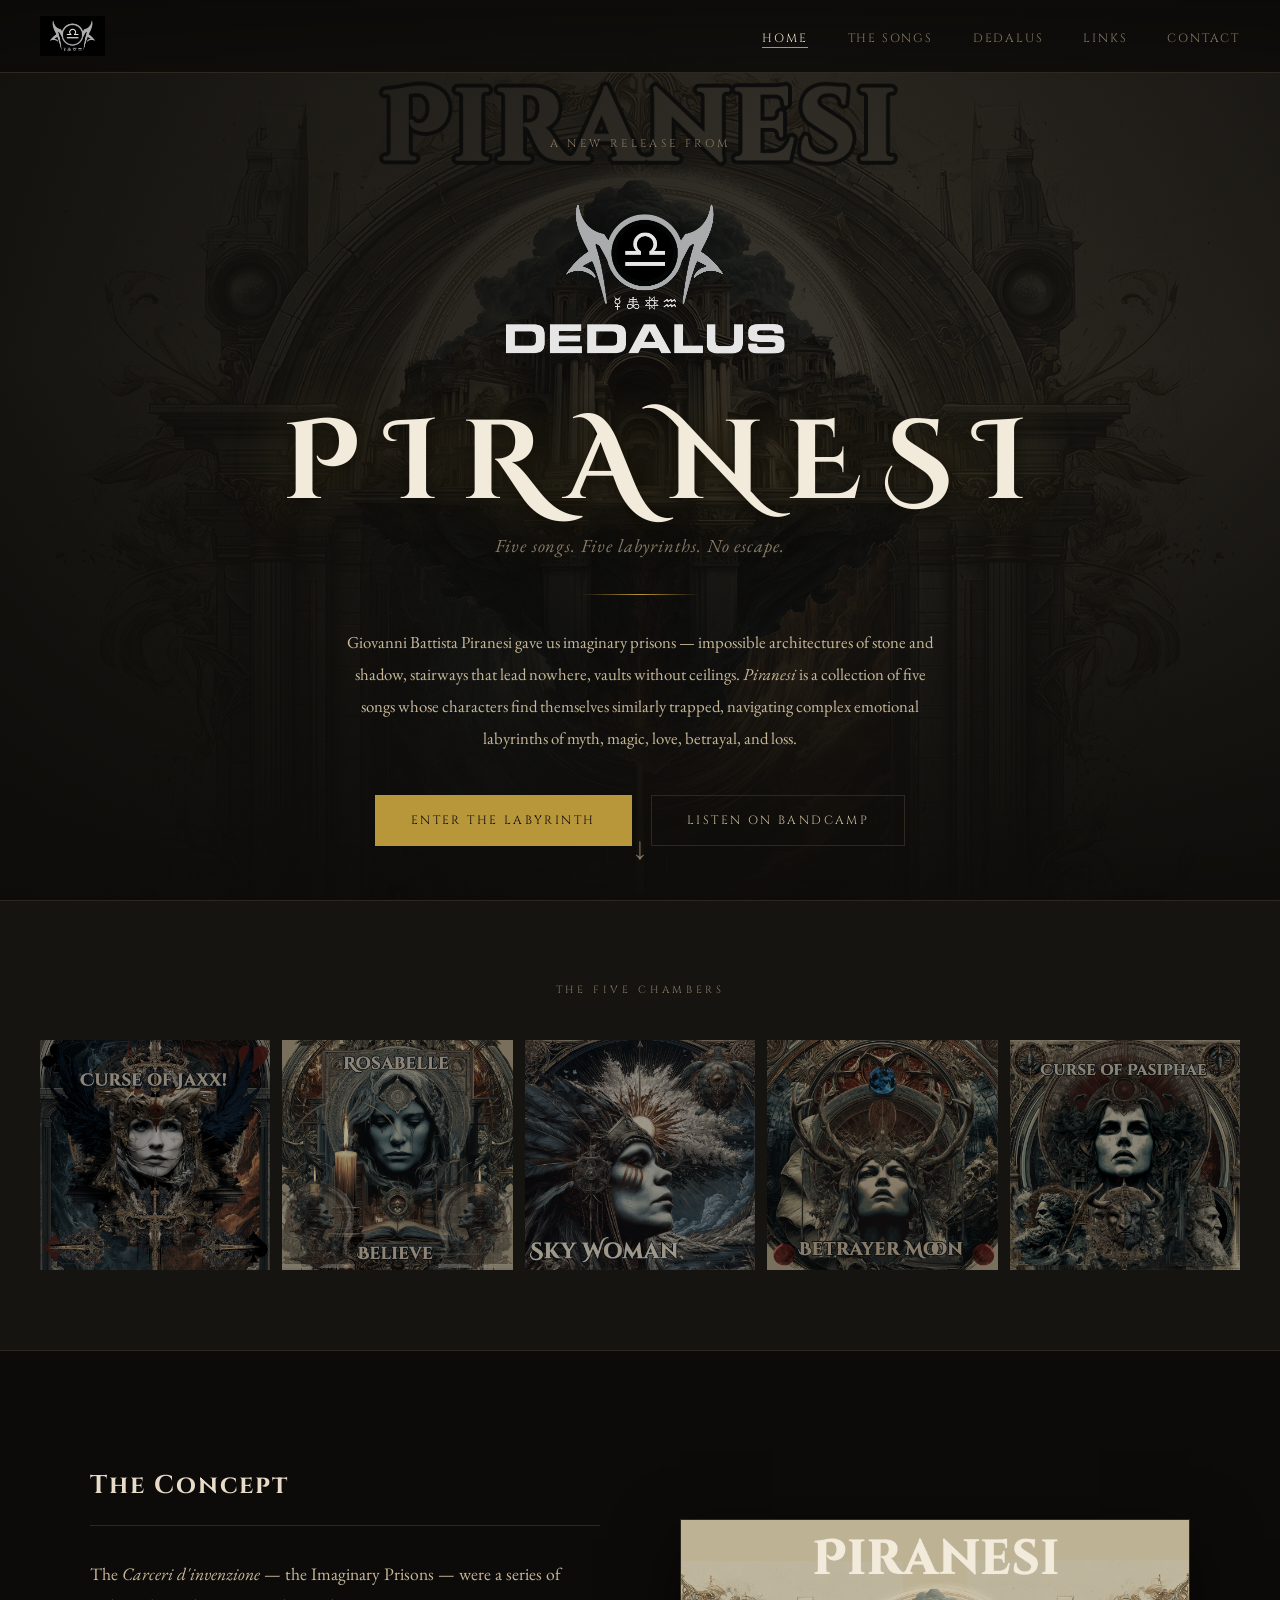
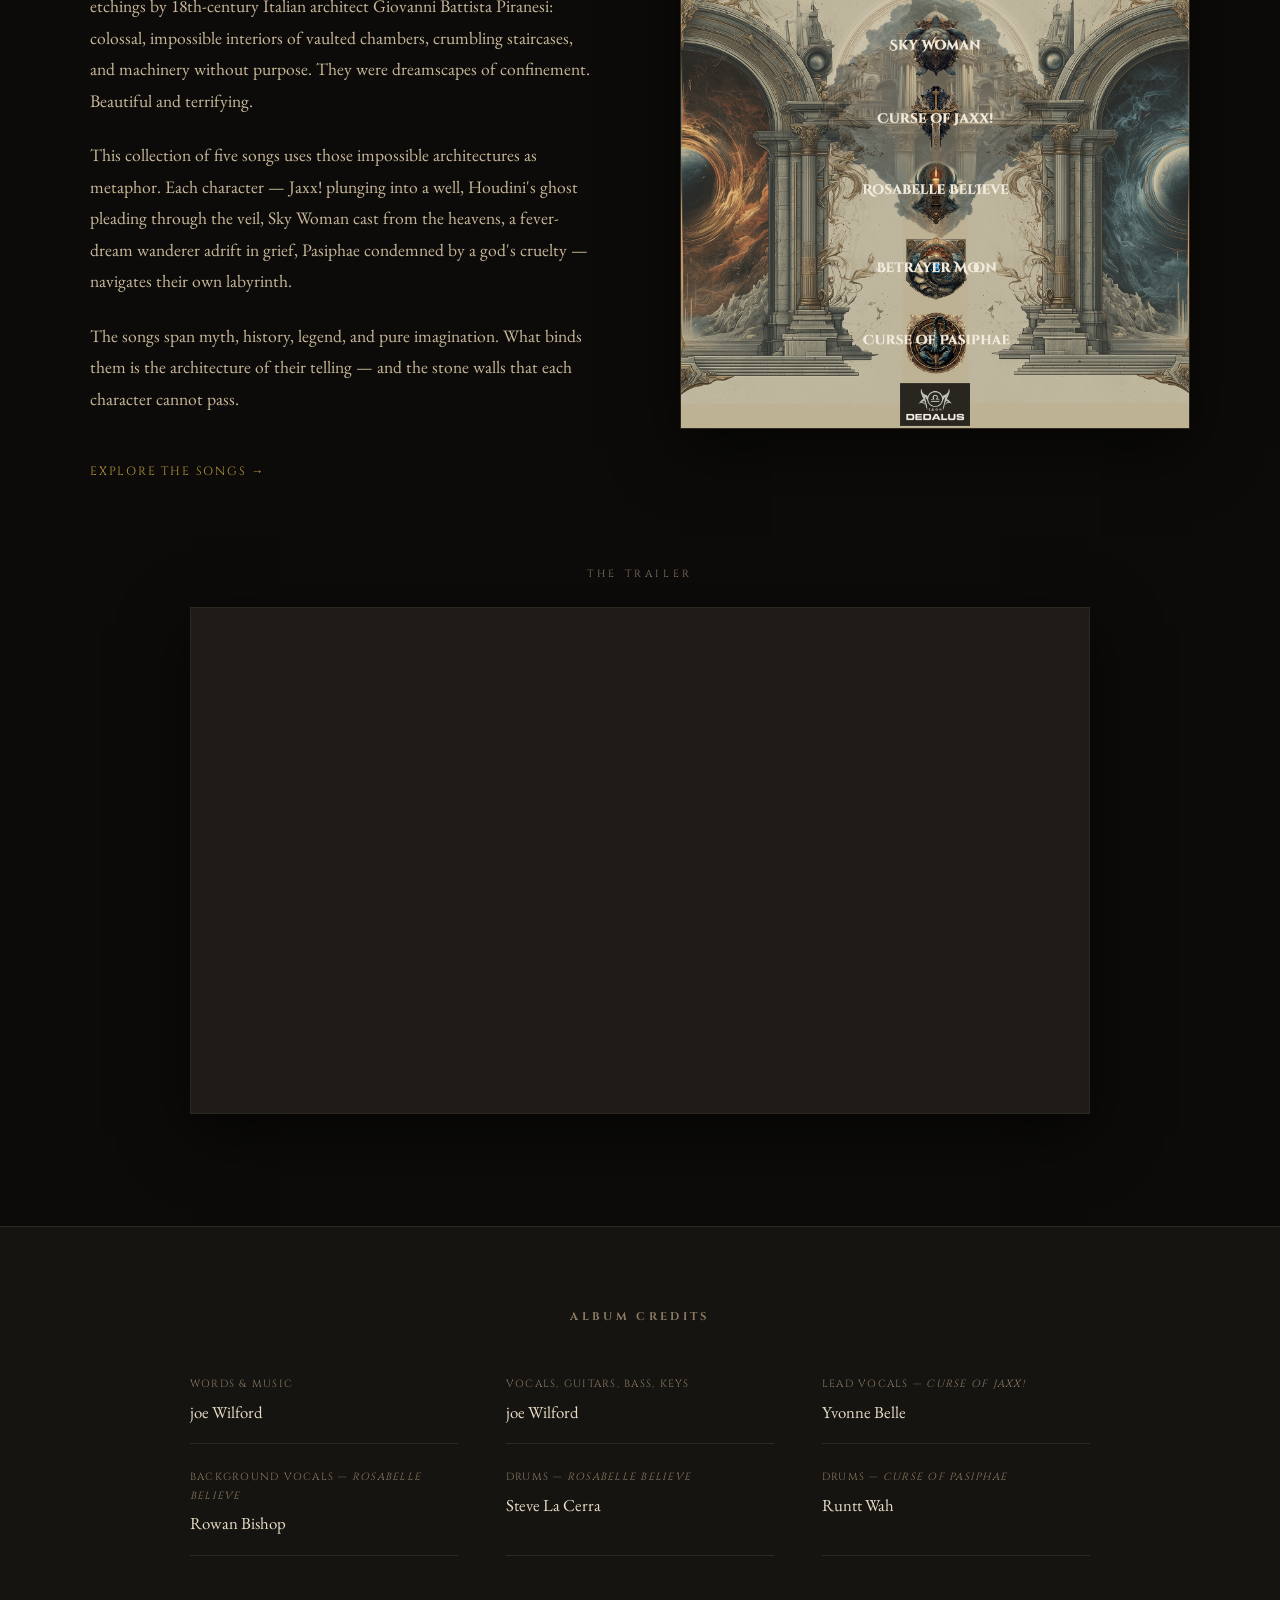
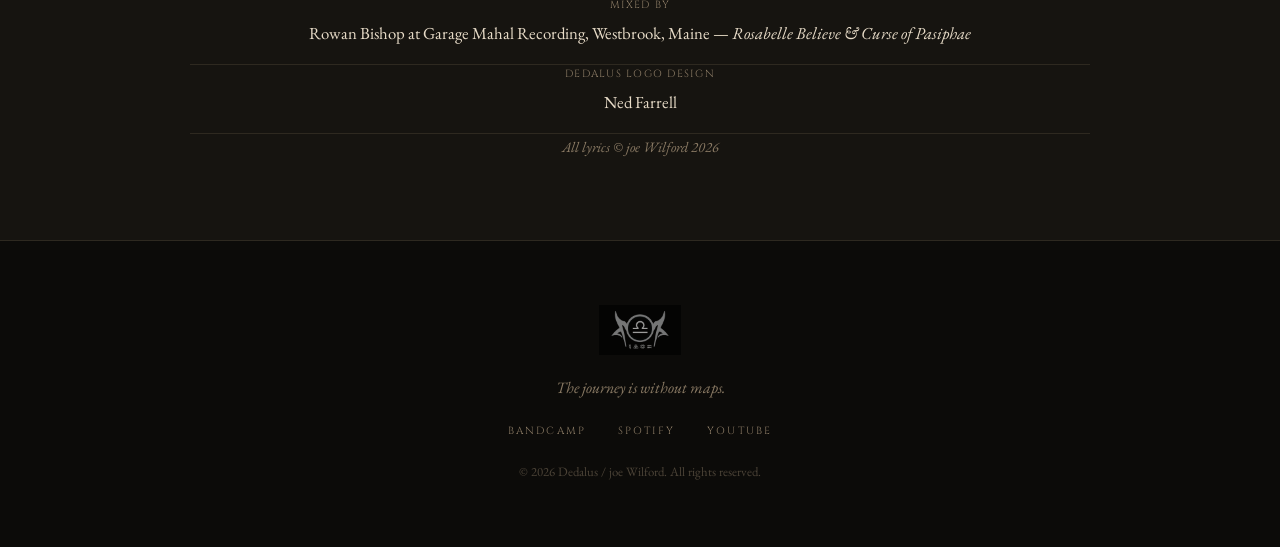
<file: index.html>
<!DOCTYPE html>
<html lang="en">
<head>
<meta charset="UTF-8">
<meta name="viewport" content="width=device-width, initial-scale=1.0">
<title>Piranesi — Dedalus</title>
<link rel="stylesheet" href="css/style.css">
<link rel="preconnect" href="https://fonts.googleapis.com">
<link href="https://fonts.googleapis.com/css2?family=Cinzel:wght@400;600;700&family=Cinzel+Decorative:wght@400;700&family=EB+Garamond:ital,wght@0,400;0,500;1,400;1,500&display=swap" rel="stylesheet">
<style>
/* Trailer embed (homepage) */
.trailer { max-width: 900px; margin: 5rem auto 0; }
.trailer-label {
  font-family: var(--font-title);
  font-size: 0.65rem;
  letter-spacing: 0.35em;
  text-transform: uppercase;
  color: var(--parchment-dim);
  text-align: center;
  margin-bottom: 1.5rem;
}
.trailer-frame {
  position: relative;
  aspect-ratio: 16 / 9;
  background: var(--stone-light);
  border: 1px solid var(--stone-border);
  box-shadow: 0 20px 60px rgba(0,0,0,0.6);
}
.trailer-frame iframe {
  position: absolute;
  inset: 0;
  width: 100%;
  height: 100%;
  border: 0;
}
@media (max-width: 768px) { .trailer { margin-top: 3.5rem; } }
</style>
</head>
<body>

<nav class="site-nav">
  <a href="index.html" class="nav-logo"><img src="images/dedalus-icon.png" alt="Dedalus"></a>
  <ul class="nav-links">
    <li><a href="index.html" class="active">Home</a></li>
    <li><a href="songs.html">The Songs</a></li>
    <li><a href="dedalus.html">Dedalus</a></li>
    <li><a href="links.html">Links</a></li>
    <li><a href="contact.html">Contact</a></li>
  </ul>
  <button class="nav-toggle" aria-label="Menu">&#9776;</button>
</nav>

<header class="hero">
  <div class="hero-bg">
    <img src="images/piranesi-cover.png" alt="Piranesi" class="hero-cover-img">
    <div class="hero-overlay"></div>
  </div>
  <div class="hero-content">
    <div class="hero-eyebrow">A New Release from</div>
    <img src="images/dedalus-logo-artist.png" alt="Dedalus" class="hero-logo">
    <h1 class="hero-title">PIRANESI</h1>
    <p class="hero-subtitle">Five songs. Five labyrinths. No escape.</p>
    <div class="hero-rule"></div>
    <p class="hero-description">
      Giovanni Battista Piranesi gave us imaginary prisons — impossible architectures of stone and shadow, stairways that lead nowhere, vaults without ceilings. <em>Piranesi</em> is a collection of five songs whose characters find themselves similarly trapped, navigating complex emotional labyrinths of myth, magic, love, betrayal, and loss.
    </p>
    <div class="hero-cta">
      <a href="songs.html" class="btn-primary">Enter the Labyrinth</a>
      <a href="https://joewilford.bandcamp.com/music" target="_blank" class="btn-secondary">Listen on Bandcamp</a>
    </div>
  </div>
  <div class="scroll-hint"><span>&#8595;</span></div>
</header>

<section class="song-strip">
  <div class="strip-label">The Five Chambers</div>
  <div class="strip-grid">
    <a href="songs.html#jaxx" class="strip-card">
      <img src="images/jaxx.png" alt="Curse of Jaxx!">
      <div class="strip-veil"><span class="strip-num">I</span><span class="strip-name">Curse of Jaxx!</span></div>
    </a>
    <a href="songs.html#rosabelle" class="strip-card">
      <img src="images/rosabelle.png" alt="Rosabelle Believe">
      <div class="strip-veil"><span class="strip-num">II</span><span class="strip-name">Rosabelle Believe</span></div>
    </a>
    <a href="songs.html#sky-woman" class="strip-card">
      <img src="images/sky-woman.png" alt="Sky Woman">
      <div class="strip-veil"><span class="strip-num">III</span><span class="strip-name">Sky Woman</span></div>
    </a>
    <a href="songs.html#betrayer-moon" class="strip-card">
      <img src="images/betrayer-moon.png" alt="Betrayer Moon">
      <div class="strip-veil"><span class="strip-num">IV</span><span class="strip-name">Betrayer Moon</span></div>
    </a>
    <a href="songs.html#pasiphae" class="strip-card">
      <img src="images/pasiphae.png" alt="Curse of Pasiphae">
      <div class="strip-veil"><span class="strip-num">V</span><span class="strip-name">Curse of Pasiphae</span></div>
    </a>
  </div>
</section>

<section class="concept-section">
  <div class="concept-inner">
    <div class="concept-text">
      <h2 class="section-title">The Concept</h2>
      <p>The <em>Carceri d'invenzione</em> — the Imaginary Prisons — were a series of etchings by 18th-century Italian architect Giovanni Battista Piranesi: colossal, impossible interiors of vaulted chambers, crumbling staircases, and machinery without purpose. They were dreamscapes of confinement. Beautiful and terrifying.</p>
      <p>This collection of five songs uses those impossible architectures as metaphor. Each character — Jaxx! plunging into a well, Houdini's ghost pleading through the veil, Sky Woman cast from the heavens, a fever-dream wanderer adrift in grief, Pasiphae condemned by a god's cruelty — navigates their own labyrinth.</p>
      <p>The songs span myth, history, legend, and pure imagination. What binds them is the architecture of their telling — and the stone walls that each character cannot pass.</p>
      <a href="songs.html" class="btn-text-link">Explore the songs &rarr;</a>
    </div>
    <div class="concept-img">
      <img src="images/piranesi-back-cover-alt.png" alt="Piranesi back cover">
    </div>
  </div>
  <div class="trailer">
    <div class="trailer-label">The Trailer</div>
    <div class="trailer-frame">
      <iframe src="https://www.youtube-nocookie.com/embed/JKnv0bKHpz0?rel=0" title="Piranesi — Official Trailer" loading="lazy" referrerpolicy="strict-origin-when-cross-origin" allow="accelerometer; autoplay; clipboard-write; encrypted-media; gyroscope; picture-in-picture; web-share" allowfullscreen></iframe>
    </div>
  </div>
</section>

<section class="credits-strip">
  <div class="credits-inner">
    <h3 class="credits-title">Album Credits</h3>
    <div class="credits-grid">
      <div class="credit-item"><span class="credit-role">Words &amp; Music</span><span class="credit-name">joe Wilford</span></div>
      <div class="credit-item"><span class="credit-role">Vocals, Guitars, Bass, Keys</span><span class="credit-name">joe Wilford</span></div>
      <div class="credit-item"><span class="credit-role">Lead Vocals — <em>Curse of Jaxx!</em></span><span class="credit-name">Yvonne Belle</span></div>
      <div class="credit-item"><span class="credit-role">Background Vocals — <em>Rosabelle Believe</em></span><span class="credit-name">Rowan Bishop</span></div>
      <div class="credit-item"><span class="credit-role">Drums — <em>Rosabelle Believe</em></span><span class="credit-name">Steve La Cerra</span></div>
      <div class="credit-item"><span class="credit-role">Drums — <em>Curse of Pasiphae</em></span><span class="credit-name">Runtt Wah</span></div>
    </div><div class="credit-item">
  <span class="credit-role">Mixed by</span>
  <span class="credit-name">Rowan Bishop at Garage Mahal Recording, Westbrook, Maine — <em>Rosabelle Believe &amp; Curse of Pasiphae</em></span>
</div><div class="credit-item">
  <span class="credit-role">Dedalus logo design</span>
  <span class="credit-name">Ned Farrell</span>
</div>
    <p class="credits-copy">All lyrics &copy; joe Wilford 2026</p>
  </div>
</section>

<footer class="site-footer">
  <div class="footer-inner">
    <img src="images/dedalus-icon.png" alt="Dedalus" class="footer-icon">
    <p class="footer-tagline">The journey is without maps.</p>
    <div class="footer-links">
      <a href="https://joewilford.bandcamp.com/music" target="_blank">Bandcamp</a>
      <a href="https://open.spotify.com/artist/7KIFpEmJ60Qsy2uLBTqwLW" target="_blank">Spotify</a>
      <a href="https://youtube.com/@darkartsmusic" target="_blank">YouTube</a>
    </div>
    <p class="footer-copy">&copy; 2026 Dedalus / joe Wilford. All rights reserved.</p>
  </div>
</footer>

<script src="js/main.js"></script>
</body>
</html>
</file>
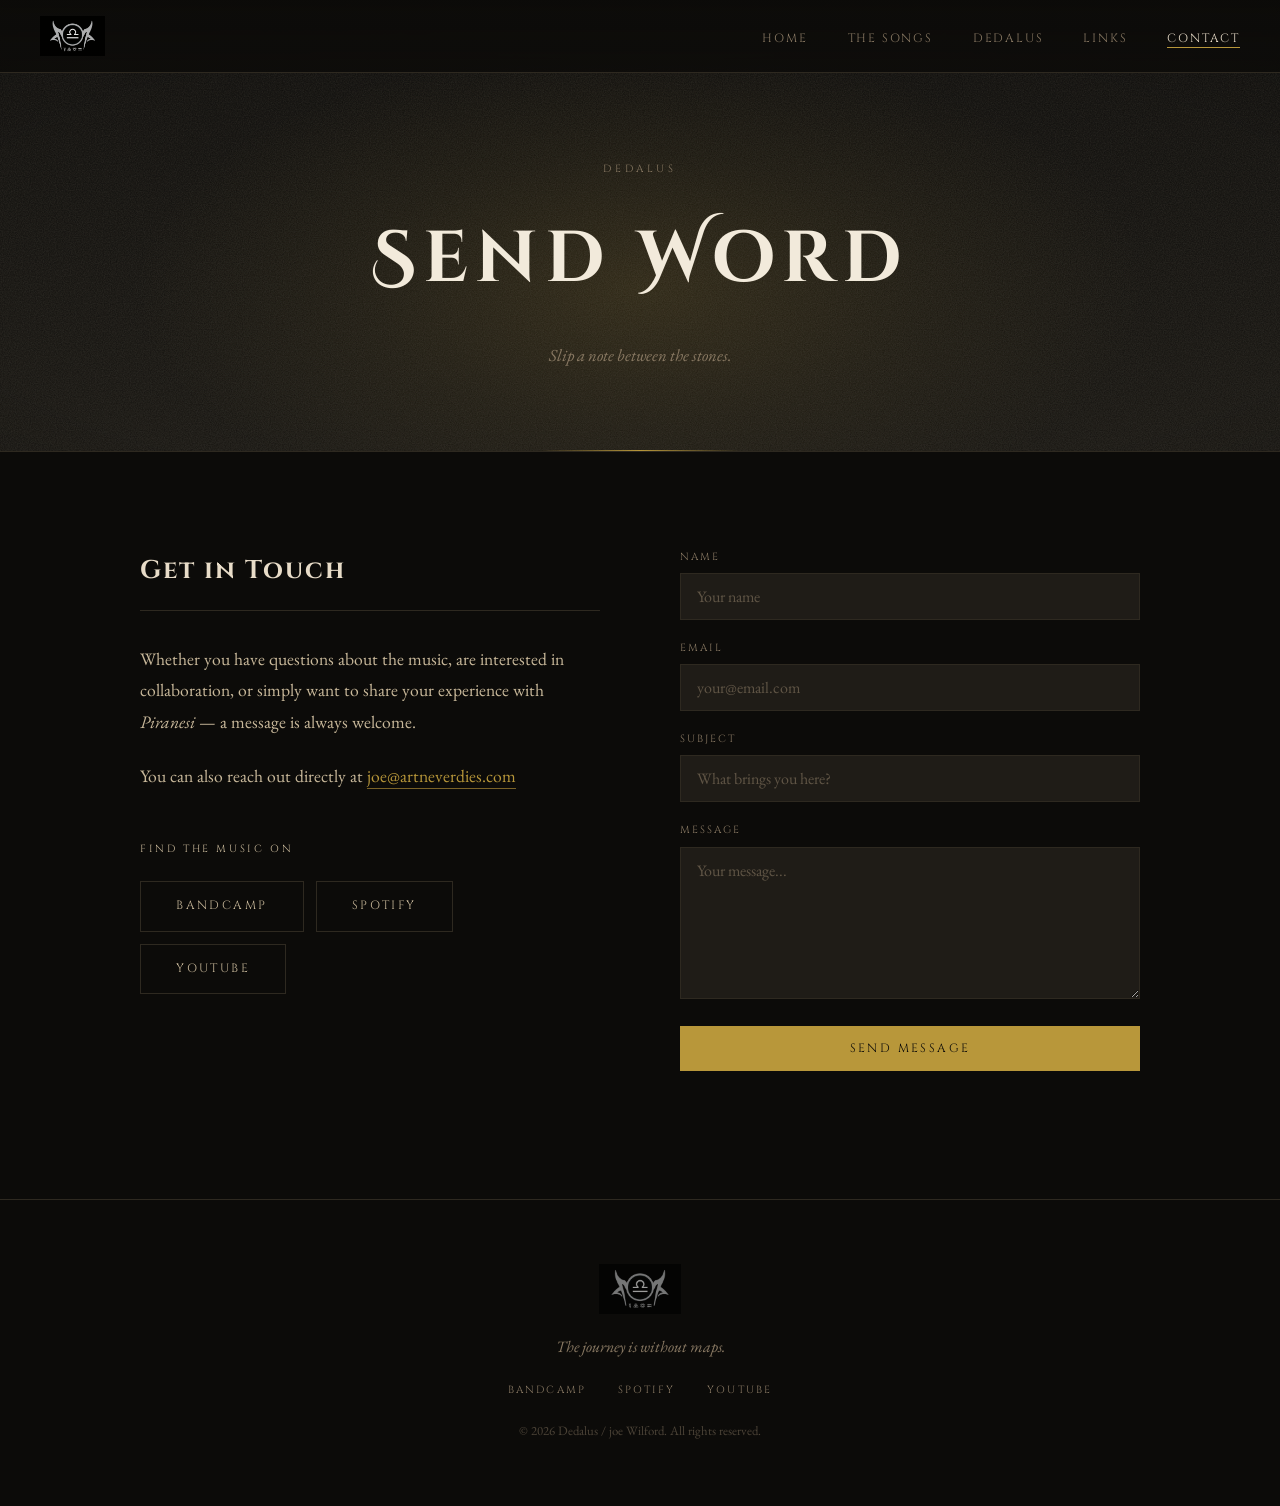
<file: contact.html>
<!DOCTYPE html>
<html lang="en">
<head>
<meta charset="UTF-8">
<meta name="viewport" content="width=device-width, initial-scale=1.0">
<title>Contact — Dedalus</title>
<link rel="stylesheet" href="css/style.css">
<link rel="preconnect" href="https://fonts.googleapis.com">
<link href="https://fonts.googleapis.com/css2?family=Cinzel:wght@400;600;700&family=Cinzel+Decorative:wght@400;700&family=EB+Garamond:ital,wght@0,400;0,500;1,400;1,500&display=swap" rel="stylesheet">
</head>
<body>

<nav class="site-nav">
  <a href="index.html" class="nav-logo"><img src="images/dedalus-icon.png" alt="Dedalus"></a>
  <ul class="nav-links">
    <li><a href="index.html">Home</a></li>
    <li><a href="songs.html">The Songs</a></li>
    <li><a href="dedalus.html">Dedalus</a></li>
    <li><a href="links.html">Links</a></li>
    <li><a href="contact.html" class="active">Contact</a></li>
  </ul>
  <button class="nav-toggle" aria-label="Menu">&#9776;</button>
</nav>

<header class="page-header">
  <div class="page-header-inner">
    <p class="page-header-eyebrow">Dedalus</p>
    <h1 class="page-header-title">Send Word</h1>
    <p class="page-header-sub">Slip a note between the stones.</p>
  </div>
</header>

<section class="contact-section">
  <div class="contact-inner">

    <div class="contact-text">
      <h2 class="section-title">Get in Touch</h2>
      <p>Whether you have questions about the music, are interested in collaboration, or simply want to share your experience with <em>Piranesi</em> — a message is always welcome.</p>
      <p>You can also reach out directly at <a href="mailto:joe@artneverdies.com" class="email-link">joe@artneverdies.com</a></p>
      <div class="contact-streaming">
        <p class="content-label">Find the music on</p>
        <div class="contact-stream-links">
          <a href="https://joewilford.bandcamp.com/music" target="_blank" class="btn-secondary">Bandcamp</a>
          <a href="https://open.spotify.com/artist/7KIFpEmJ60Qsy2uLBTqwLW" target="_blank" class="btn-secondary">Spotify</a>
          <a href="https://youtube.com/@darkartsmusic" target="_blank" class="btn-secondary">YouTube</a>
        </div>
      </div>
    </div>

    <div class="contact-form-wrap">
 <div id="form-success" class="form-success" style="display:none">
  <p>&#10003; Your message has been received. Thank you for reaching out.</p>
</div>

<div id="form-error" class="form-error" style="display:none">
  <p>Something went wrong. Please try again or email directly at <a href="mailto:joe@artneverdies.com">joe@artneverdies.com</a></p>
</div>

<form id="contact-form" class="contact-form">
  <div class="form-field">
    <label for="name">Name</label>
    <input type="text" id="name" name="name" placeholder="Your name" required>
  </div>
  <div class="form-field">
    <label for="email">Email</label>
    <input type="email" id="email" name="email" placeholder="your@email.com" required>
  </div>
  <div class="form-field">
    <label for="subject">Subject</label>
    <input type="text" id="subject" name="subject" placeholder="What brings you here?">
  </div>
  <div class="form-field">
    <label for="message">Message</label>
    <textarea id="message" name="message" rows="6" placeholder="Your message..." required></textarea>
  </div>
  <button type="submit" class="btn-primary form-submit" id="submit-btn">Send Message</button>
</form>

<script>
  const form = document.getElementById('contact-form');
  const submitBtn = document.getElementById('submit-btn');
  const successMsg = document.getElementById('form-success');
  const errorMsg = document.getElementById('form-error');

  form.addEventListener('submit', async function(e) {
    e.preventDefault();
    submitBtn.disabled = true;
    submitBtn.textContent = 'Sending...';

    const data = new FormData(form);

    try {
      const response = await fetch('https://formspree.io/f/xljdrbga', {
        method: 'POST',
        body: data,
        headers: { 'Accept': 'application/json' }
      });

      if (response.ok) {
        form.style.display = 'none';
        successMsg.style.display = 'block';
      } else {
        errorMsg.style.display = 'block';
        submitBtn.disabled = false;
        submitBtn.textContent = 'Send Message';
      }
    } catch(err) {
      errorMsg.style.display = 'block';
      submitBtn.disabled = false;
      submitBtn.textContent = 'Send Message';
    }
  });
</script>
    </div>

  </div>
</section>

<footer class="site-footer">
  <div class="footer-inner">
    <img src="images/dedalus-icon.png" alt="Dedalus" class="footer-icon">
    <p class="footer-tagline">The journey is without maps.</p>
    <div class="footer-links">
      <a href="https://joewilford.bandcamp.com/music" target="_blank">Bandcamp</a>
      <a href="https://open.spotify.com/artist/7KIFpEmJ60Qsy2uLBTqwLW" target="_blank">Spotify</a>
      <a href="https://youtube.com/@darkartsmusic" target="_blank">YouTube</a>
    </div>
    <p class="footer-copy">&copy; 2026 Dedalus / joe Wilford. All rights reserved.</p>
  </div>
</footer>

<script src="js/main.js"></script>
</body>
</html>
</file>
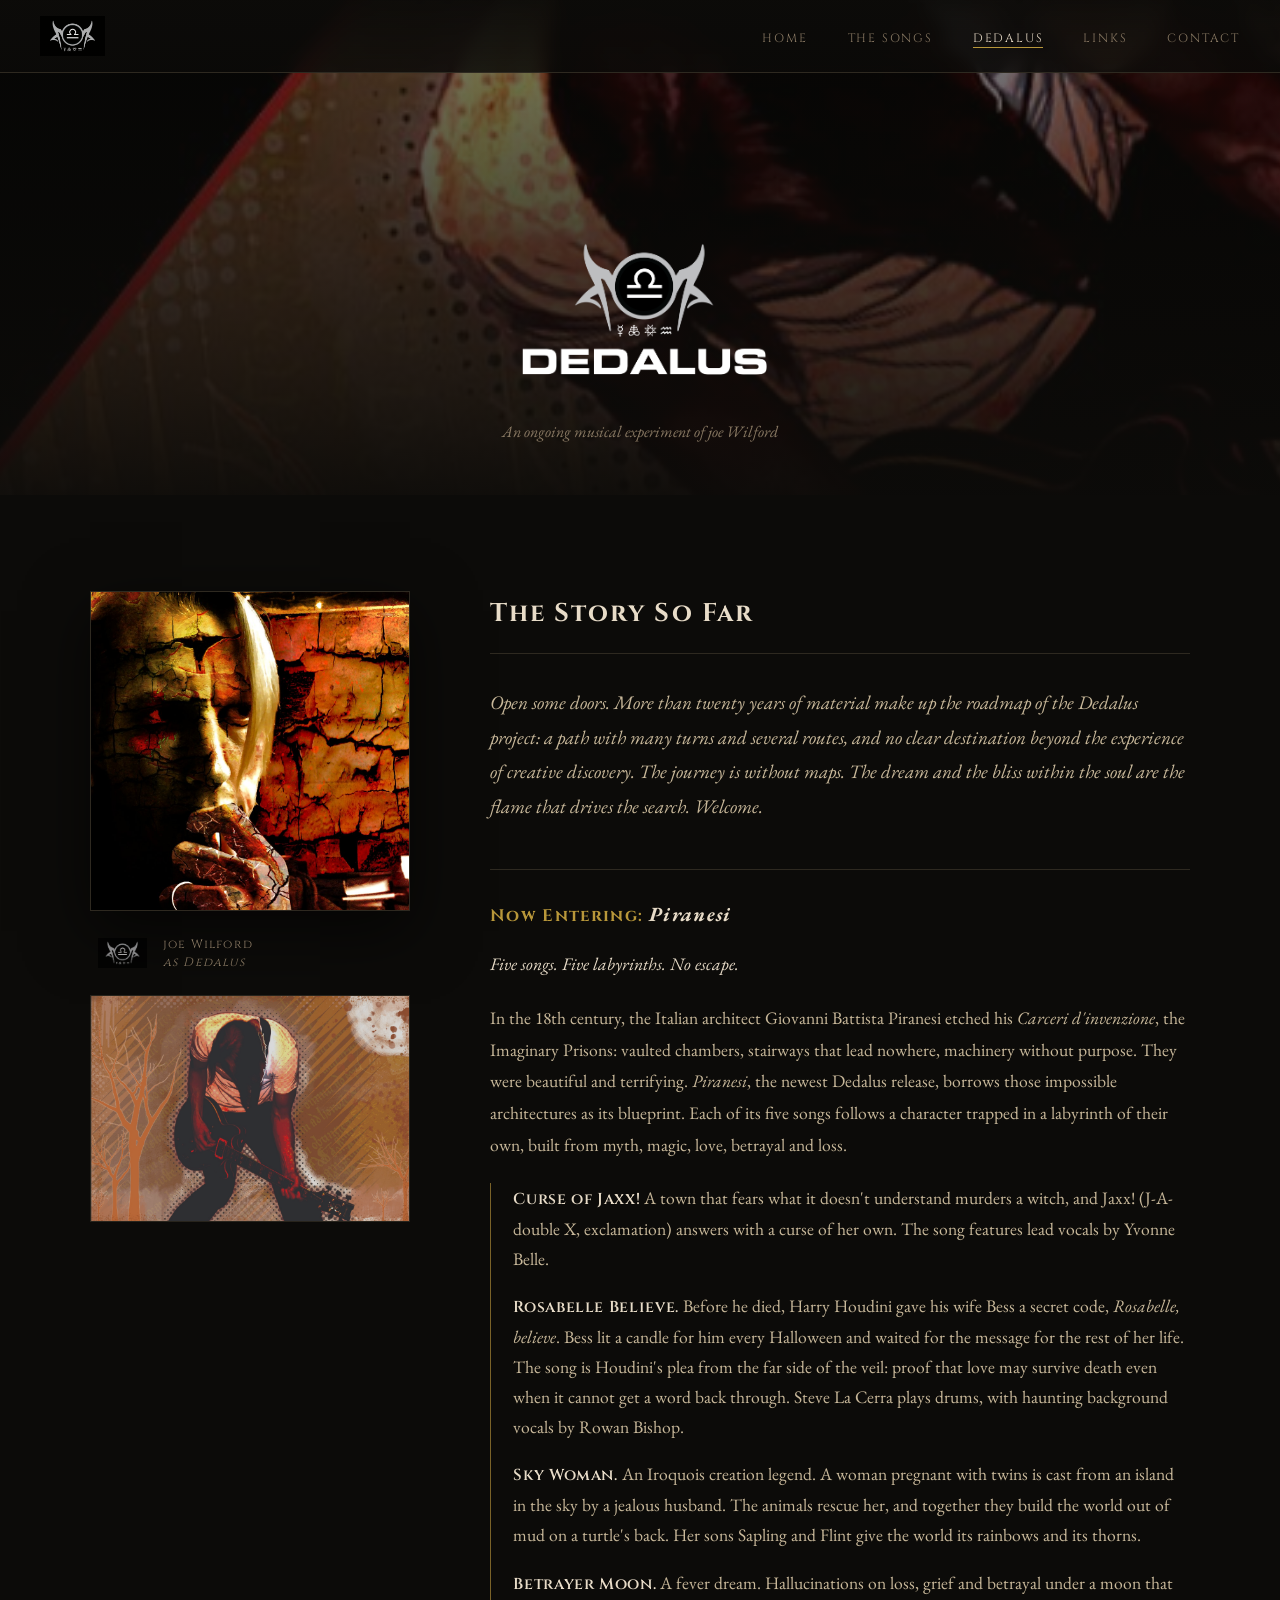
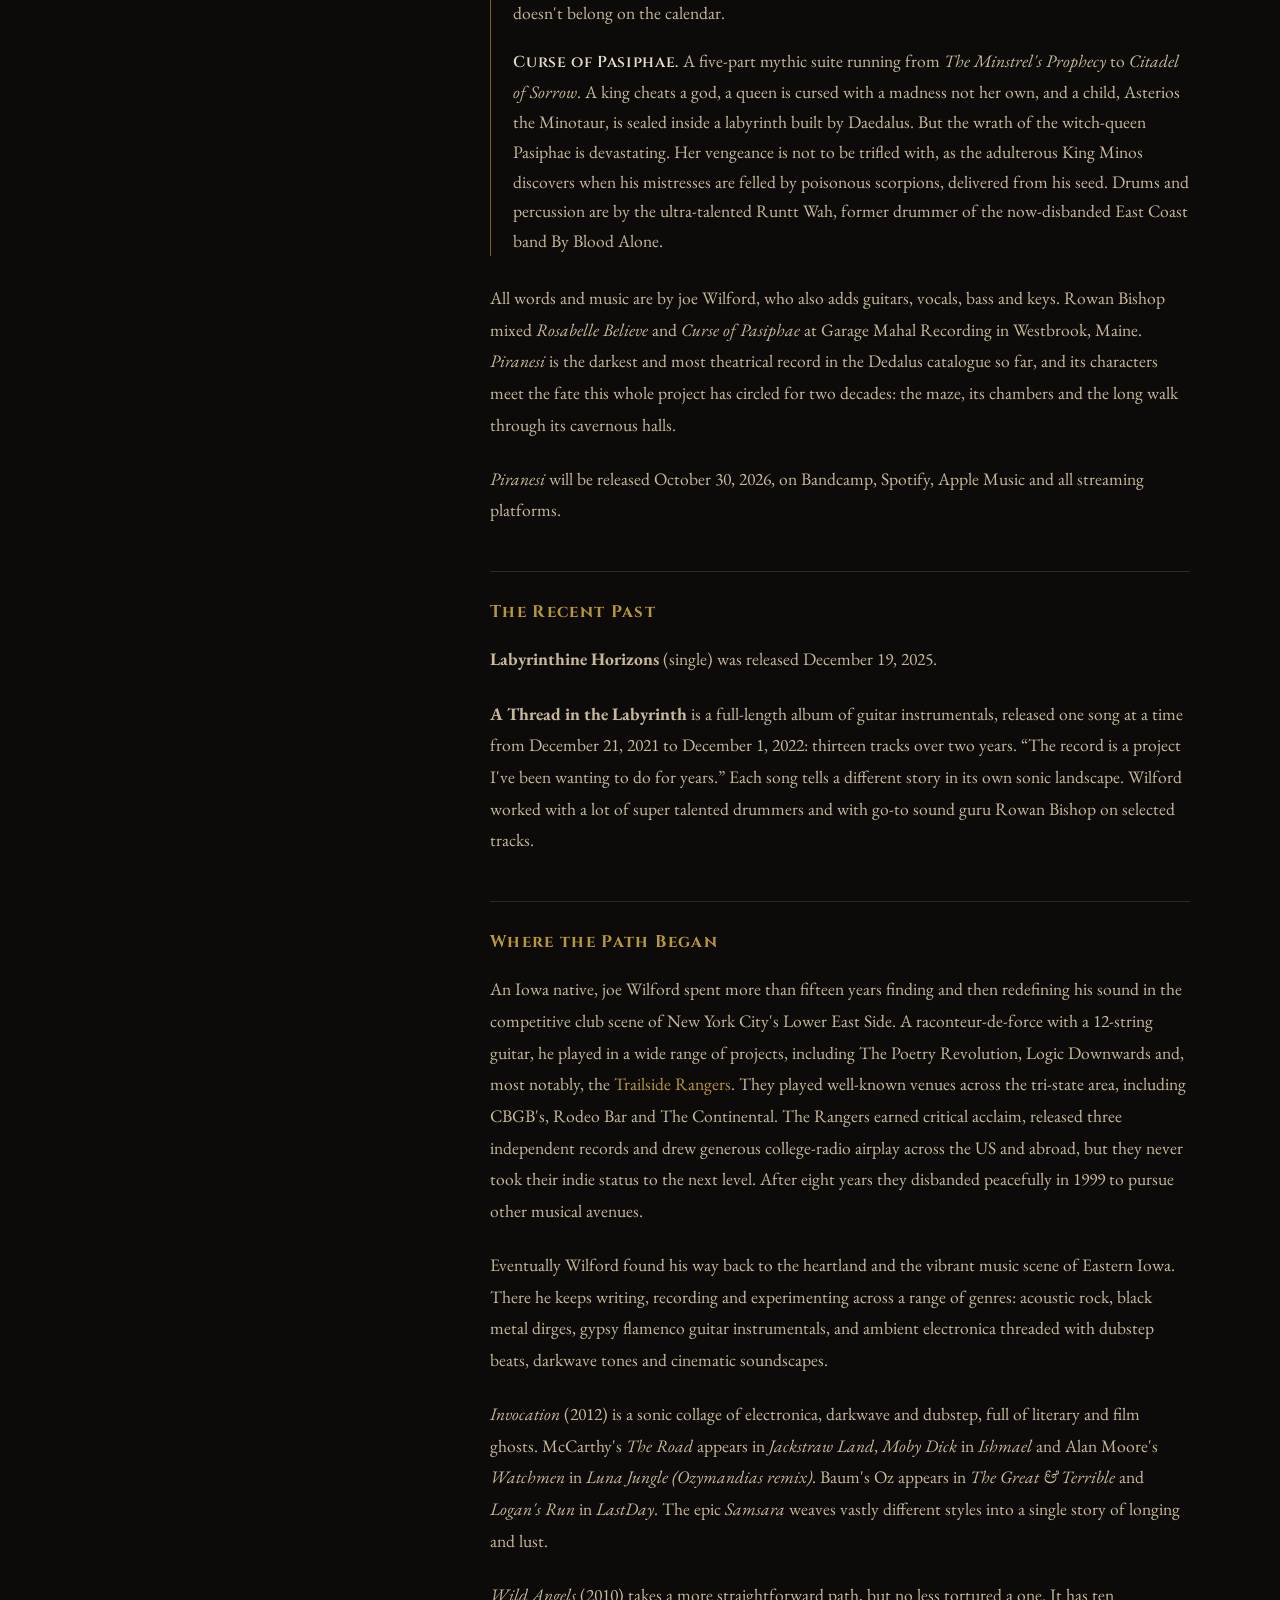
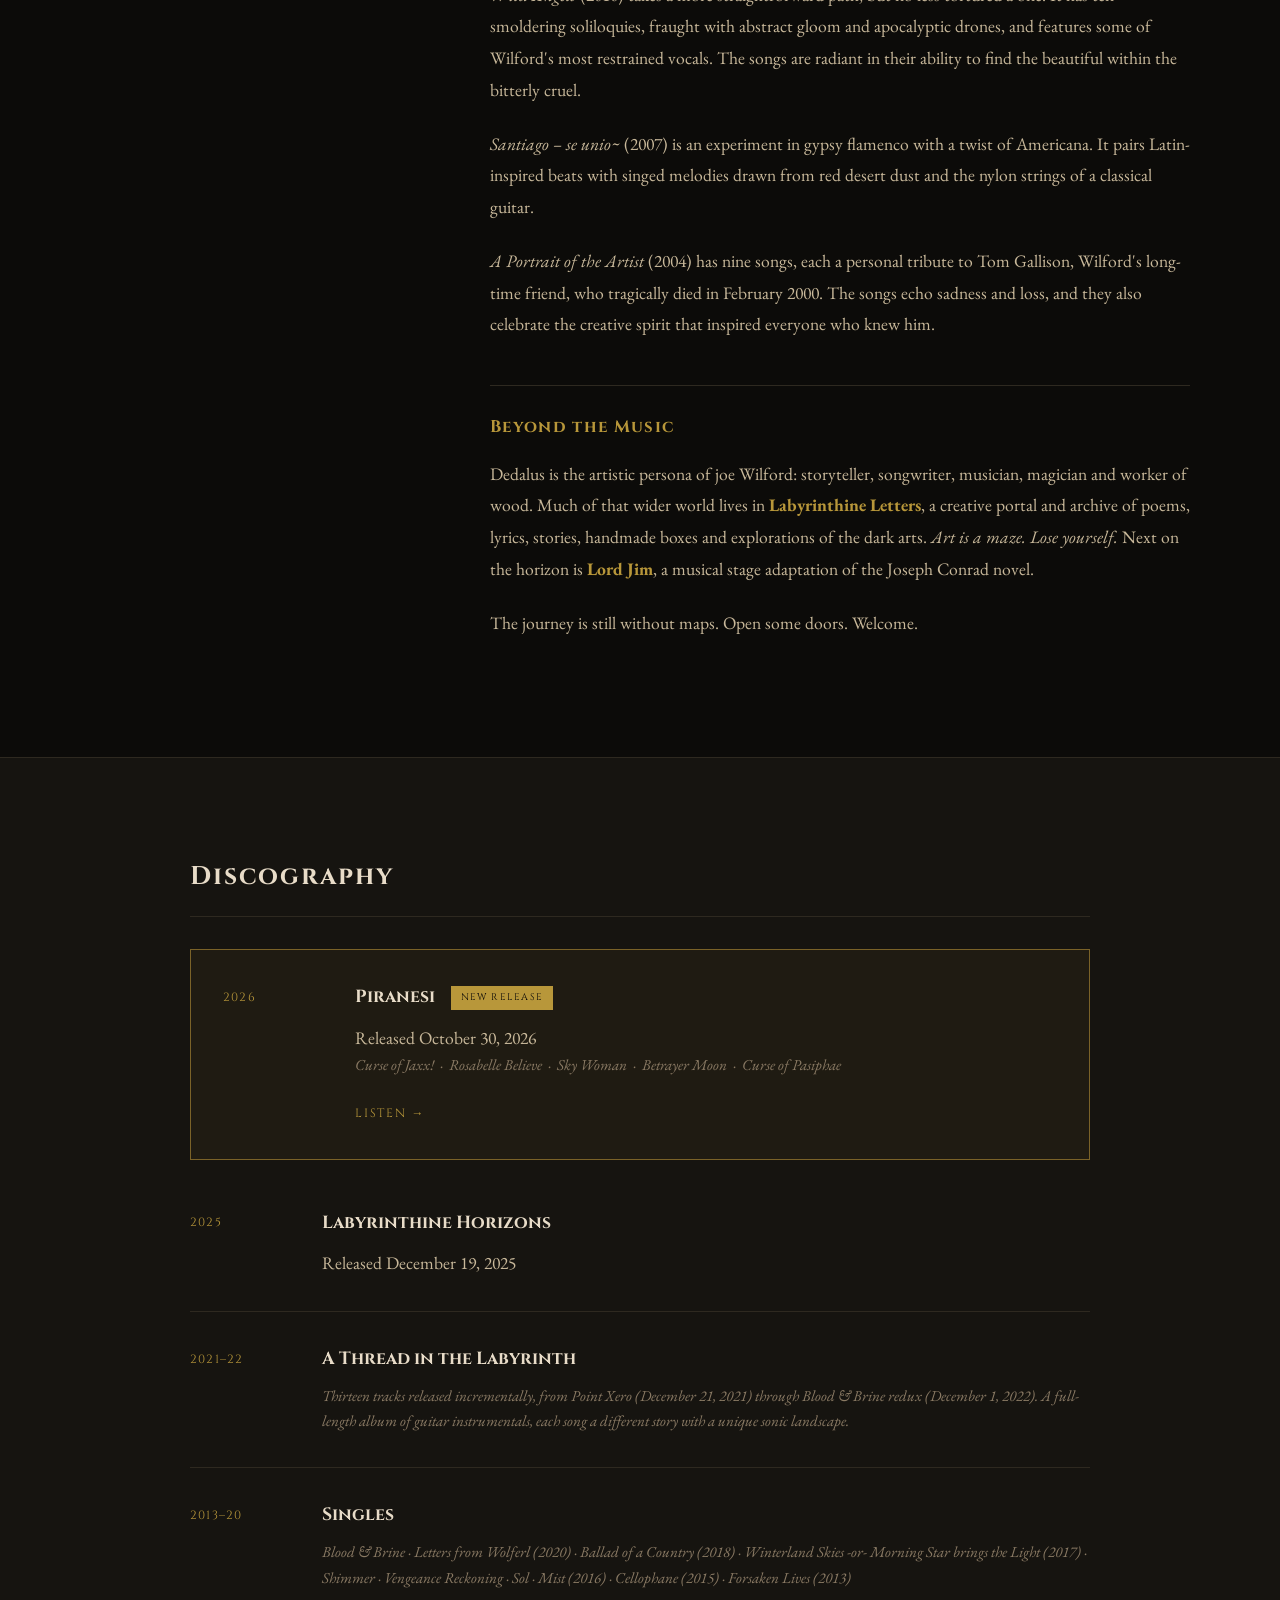
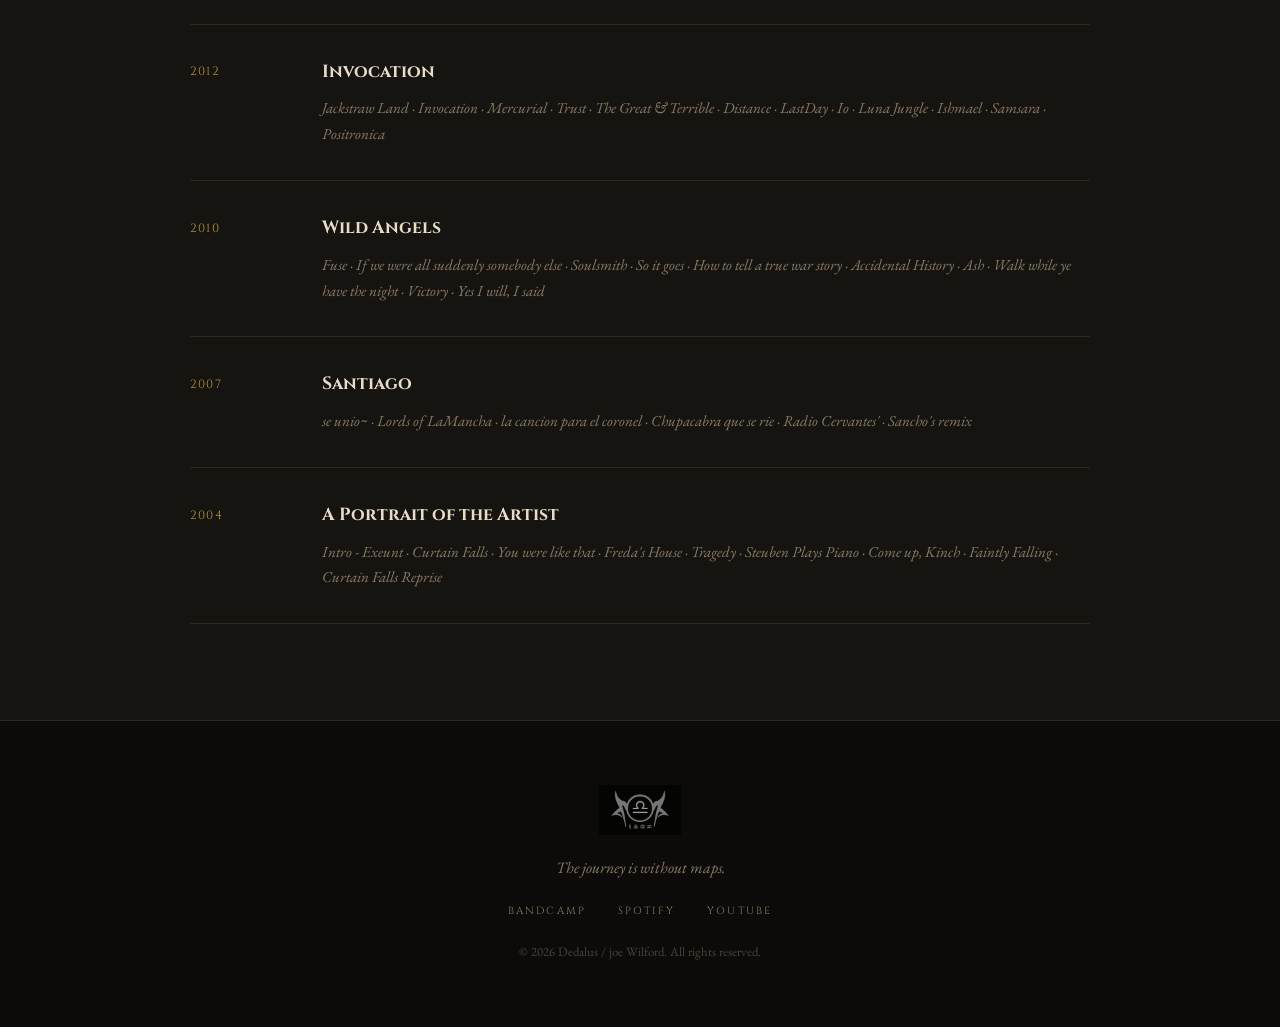
<file: dedalus.html>
<!DOCTYPE html>
<html lang="en">
<head>
<meta charset="UTF-8">
<meta name="viewport" content="width=device-width, initial-scale=1.0">
<title>Dedalus — The Artist</title>
<link rel="stylesheet" href="css/style.css">
<link rel="preconnect" href="https://fonts.googleapis.com">
<link href="https://fonts.googleapis.com/css2?family=Cinzel:wght@400;600;700&family=Cinzel+Decorative:wght@400;700&family=EB+Garamond:ital,wght@0,400;0,500;1,400;1,500&display=swap" rel="stylesheet">
</head>
<body>

<nav class="site-nav">
  <a href="index.html" class="nav-logo"><img src="images/dedalus-icon.png" alt="Dedalus"></a>
  <ul class="nav-links">
    <li><a href="index.html">Home</a></li>
    <li><a href="songs.html">The Songs</a></li>
    <li><a href="dedalus.html" class="active">Dedalus</a></li>
    <li><a href="links.html">Links</a></li>
    <li><a href="contact.html">Contact</a></li>
  </ul>
  <button class="nav-toggle" aria-label="Menu">&#9776;</button>
</nav>

<header class="artist-hero">
  <div class="artist-hero-bg">
    <img src="images/dedalus-banner.png" alt="Dedalus" class="artist-banner-img">
    <div class="artist-hero-overlay"></div>
  </div>
  <div class="artist-hero-content">
   <img src="images/dedalus-logo-artist.png" alt="Dedalus" class="artist-hero-logo">
    <p class="artist-hero-tagline">An ongoing musical experiment of joe Wilford</p>
  </div>
</header>

<section class="artist-bio-section">
  <div class="artist-bio-inner">

    <div class="artist-portrait-col">
      <div class="portrait-frame">
        <img src="images/bosami-avatar.png" alt="Dedalus / joe Wilford" class="artist-portrait">
      </div>
      <div class="portrait-caption">
        <img src="images/dedalus-icon.png" alt="" class="caption-icon">
        <span>joe Wilford<br><em>as Dedalus</em></span>
      </div>
      <div class="artist-photo-alt">
        <img src="images/joe-stylized.jpg" alt="joe Wilford" class="artist-photo">
      </div>
    </div>

    <div class="artist-text-col">
      <h2 class="section-title">The Story So Far</h2>
      <div class="bio-text">
        <p class="bio-lead">Open some doors. More than twenty years of material make up the roadmap of the Dedalus project: a path with many turns and several routes, and no clear destination beyond the experience of creative discovery. The journey is without maps. The dream and the bliss within the soul are the flame that drives the search. Welcome.</p>

        <h3 class="bio-subhead">Now Entering: <em>Piranesi</em></h3>
        <p class="bio-tagline">Five songs. Five labyrinths. No escape.</p>

        <p>In the 18th century, the Italian architect Giovanni Battista Piranesi etched his <em>Carceri d'invenzione</em>, the Imaginary Prisons: vaulted chambers, stairways that lead nowhere, machinery without purpose. They were beautiful and terrifying. <em>Piranesi</em>, the newest Dedalus release, borrows those impossible architectures as its blueprint. Each of its five songs follows a character trapped in a labyrinth of their own, built from myth, magic, love, betrayal and loss.</p>

        <ul class="bio-songs">
          <li><strong>Curse of Jaxx!</strong> A town that fears what it doesn't understand murders a witch, and Jaxx! (J-A-double X, exclamation) answers with a curse of her own. The song features lead vocals by Yvonne Belle.</li>
          <li><strong>Rosabelle Believe.</strong> Before he died, Harry Houdini gave his wife Bess a secret code, <em>Rosabelle, believe</em>. Bess lit a candle for him every Halloween and waited for the message for the rest of her life. The song is Houdini's plea from the far side of the veil: proof that love may survive death even when it cannot get a word back through. Steve La Cerra plays drums, with haunting background vocals by Rowan Bishop.</li>
          <li><strong>Sky Woman.</strong> An Iroquois creation legend. A woman pregnant with twins is cast from an island in the sky by a jealous husband. The animals rescue her, and together they build the world out of mud on a turtle's back. Her sons Sapling and Flint give the world its rainbows and its thorns.</li>
          <li><strong>Betrayer Moon.</strong> A fever dream. Hallucinations on loss, grief and betrayal under a moon that doesn't belong on the calendar.</li>
          <li><strong>Curse of Pasiphae.</strong> A five-part mythic suite running from <em>The Minstrel's Prophecy</em> to <em>Citadel of Sorrow</em>. A king cheats a god, a queen is cursed with a madness not her own, and a child, Asterios the Minotaur, is sealed inside a labyrinth built by Daedalus. But the wrath of the witch-queen Pasiphae is devastating. Her vengeance is not to be trifled with, as the adulterous King Minos discovers when his mistresses are felled by poisonous scorpions, delivered from his seed. Drums and percussion are by the ultra-talented Runtt Wah, former drummer of the now-disbanded East Coast band By Blood Alone.</li>
        </ul>

        <p>All words and music are by joe Wilford, who also adds guitars, vocals, bass and keys. Rowan Bishop mixed <em>Rosabelle Believe</em> and <em>Curse of Pasiphae</em> at Garage Mahal Recording in Westbrook, Maine. <em>Piranesi</em> is the darkest and most theatrical record in the Dedalus catalogue so far, and its characters meet the fate this whole project has circled for two decades: the maze, its chambers and the long walk through its cavernous halls.</p>

        <p><em>Piranesi</em> will be released October 30, 2026, on Bandcamp, Spotify, Apple Music and all streaming platforms.</p>

        <h3 class="bio-subhead">The Recent Past</h3>

        <p><strong>Labyrinthine Horizons</strong> (single) was released December 19, 2025.</p>

        <p><strong>A Thread in the Labyrinth</strong> is a full-length album of guitar instrumentals, released one song at a time from December 21, 2021 to December 1, 2022: thirteen tracks over two years. &ldquo;The record is a project I've been wanting to do for years.&rdquo; Each song tells a different story in its own sonic landscape. Wilford worked with a lot of super talented drummers and with go-to sound guru Rowan Bishop on selected tracks.</p>

        <h3 class="bio-subhead">Where the Path Began</h3>

        <p>An Iowa native, joe Wilford spent more than fifteen years finding and then redefining his sound in the competitive club scene of New York City's Lower East Side. A raconteur-de-force with a 12-string guitar, he played in a wide range of projects, including The Poetry Revolution, Logic Downwards and, most notably, the <a href="http://www.trailsiderangers.com/" target="_blank">Trailside Rangers</a>. They played well-known venues across the tri-state area, including CBGB's, Rodeo Bar and The Continental. The Rangers earned critical acclaim, released three independent records and drew generous college-radio airplay across the US and abroad, but they never took their indie status to the next level. After eight years they disbanded peacefully in 1999 to pursue other musical avenues.</p>

        <p>Eventually Wilford found his way back to the heartland and the vibrant music scene of Eastern Iowa. There he keeps writing, recording and experimenting across a range of genres: acoustic rock, black metal dirges, gypsy flamenco guitar instrumentals, and ambient electronica threaded with dubstep beats, darkwave tones and cinematic soundscapes.</p>

        <p><em>Invocation</em> (2012) is a sonic collage of electronica, darkwave and dubstep, full of literary and film ghosts. McCarthy's <em>The Road</em> appears in <em>Jackstraw Land</em>, <em>Moby Dick</em> in <em>Ishmael</em> and Alan Moore's <em>Watchmen</em> in <em>Luna Jungle (Ozymandias remix)</em>. Baum's Oz appears in <em>The Great &amp; Terrible</em> and <em>Logan's Run</em> in <em>LastDay</em>. The epic <em>Samsara</em> weaves vastly different styles into a single story of longing and lust.</p>

        <p><em>Wild Angels</em> (2010) takes a more straightforward path, but no less tortured a one. It has ten smoldering soliloquies, fraught with abstract gloom and apocalyptic drones, and features some of Wilford's most restrained vocals. The songs are radiant in their ability to find the beautiful within the bitterly cruel.</p>

        <p><em>Santiago &ndash; se unio~</em> (2007) is an experiment in gypsy flamenco with a twist of Americana. It pairs Latin-inspired beats with singed melodies drawn from red desert dust and the nylon strings of a classical guitar.</p>

        <p><em>A Portrait of the Artist</em> (2004) has nine songs, each a personal tribute to Tom Gallison, Wilford's long-time friend, who tragically died in February 2000. The songs echo sadness and loss, and they also celebrate the creative spirit that inspired everyone who knew him.</p>

        <h3 class="bio-subhead">Beyond the Music</h3>

        <p>Dedalus is the artistic persona of joe Wilford: storyteller, songwriter, musician, magician and worker of wood. Much of that wider world lives in <a href="https://dedalus666.github.io/lab-letters/" target="_blank"><strong>Labyrinthine Letters</strong></a>, a creative portal and archive of poems, lyrics, stories, handmade boxes and explorations of the dark arts. <em>Art is a maze. Lose yourself.</em> Next on the horizon is <a href="https://dedalus666.github.io/lord-jim/index.html" target="_blank"><strong>Lord Jim</strong></a>, a musical stage adaptation of the Joseph Conrad novel.</p>

        <p>The journey is still without maps. Open some doors. Welcome.</p>
      </div>
    </div>

  </div>
</section>

<section class="discography-section">
  <div class="discography-inner">
    <h2 class="section-title">Discography</h2>

    <div class="disco-item disco-featured">
      <div class="disco-year">2026</div>
      <div class="disco-info">
        <h3 class="disco-title">Piranesi <span class="disco-badge">New Release</span></h3>
        <p>Released October 30, 2026</p>
        <p class="disco-tracklist">Curse of Jaxx! &nbsp;·&nbsp; Rosabelle Believe &nbsp;·&nbsp; Sky Woman &nbsp;·&nbsp; Betrayer Moon &nbsp;·&nbsp; Curse of Pasiphae</p>
        <a href="https://joewilford.bandcamp.com/music" target="_blank" class="btn-text-link">Listen &rarr;</a>
      </div>
    </div>

    <div class="disco-item">
      <div class="disco-year">2025</div>
      <div class="disco-info">
        <h3 class="disco-title">Labyrinthine Horizons</h3>
        <p>Released December 19, 2025</p>
      </div>
    </div>

    <div class="disco-item">
      <div class="disco-year">2021–22</div>
      <div class="disco-info">
        <h3 class="disco-title">A Thread in the Labyrinth</h3>
        <p class="disco-tracklist">Thirteen tracks released incrementally, from Point Xero (December 21, 2021) through Blood &amp; Brine redux (December 1, 2022). A full-length album of guitar instrumentals, each song a different story with a unique sonic landscape.</p>
      </div>
    </div>

    <div class="disco-item">
      <div class="disco-year">2013–20</div>
      <div class="disco-info">
        <h3 class="disco-title">Singles</h3>
        <p class="disco-tracklist">Blood &amp; Brine · Letters from Wolferl (2020) · Ballad of a Country (2018) · Winterland Skies -or- Morning Star brings the Light (2017) · Shimmer · Vengeance Reckoning · Sol · Mist (2016) · Cellophane (2015) · Forsaken Lives (2013)</p>
      </div>
    </div>

    <div class="disco-item">
      <div class="disco-year">2012</div>
      <div class="disco-info">
        <h3 class="disco-title">Invocation</h3>
        <p class="disco-tracklist">Jackstraw Land · Invocation · Mercurial · Trust · The Great &amp; Terrible · Distance · LastDay · Io · Luna Jungle · Ishmael · Samsara · Positronica</p>
      </div>
    </div>

    <div class="disco-item">
      <div class="disco-year">2010</div>
      <div class="disco-info">
        <h3 class="disco-title">Wild Angels</h3>
        <p class="disco-tracklist">Fuse · If we were all suddenly somebody else · Soulsmith · So it goes · How to tell a true war story · Accidental History · Ash · Walk while ye have the night · Victory · Yes I will, I said</p>
      </div>
    </div>

    <div class="disco-item">
      <div class="disco-year">2007</div>
      <div class="disco-info">
        <h3 class="disco-title">Santiago</h3>
        <p class="disco-tracklist">se unio~ · Lords of LaMancha · la cancion para el coronel · Chupacabra que se rie · Radio Cervantes' · Sancho's remix</p>
      </div>
    </div>

    <div class="disco-item">
      <div class="disco-year">2004</div>
      <div class="disco-info">
        <h3 class="disco-title">A Portrait of the Artist</h3>
        <p class="disco-tracklist">Intro - Exeunt · Curtain Falls · You were like that · Freda's House · Tragedy · Steuben Plays Piano · Come up, Kinch · Faintly Falling · Curtain Falls Reprise</p>
      </div>
    </div>

  </div>
</section>

<footer class="site-footer">
  <div class="footer-inner">
    <img src="images/dedalus-icon.png" alt="Dedalus" class="footer-icon">
    <p class="footer-tagline">The journey is without maps.</p>
    <div class="footer-links">
      <a href="https://joewilford.bandcamp.com/music" target="_blank">Bandcamp</a>
      <a href="https://open.spotify.com/artist/7KIFpEmJ60Qsy2uLBTqwLW" target="_blank">Spotify</a>
      <a href="https://youtube.com/@darkartsmusic" target="_blank">YouTube</a>
    </div>
    <p class="footer-copy">&copy; 2026 Dedalus / joe Wilford. All rights reserved.</p>
  </div>
</footer>

<script src="js/main.js"></script>
</body>
</html>
</file>
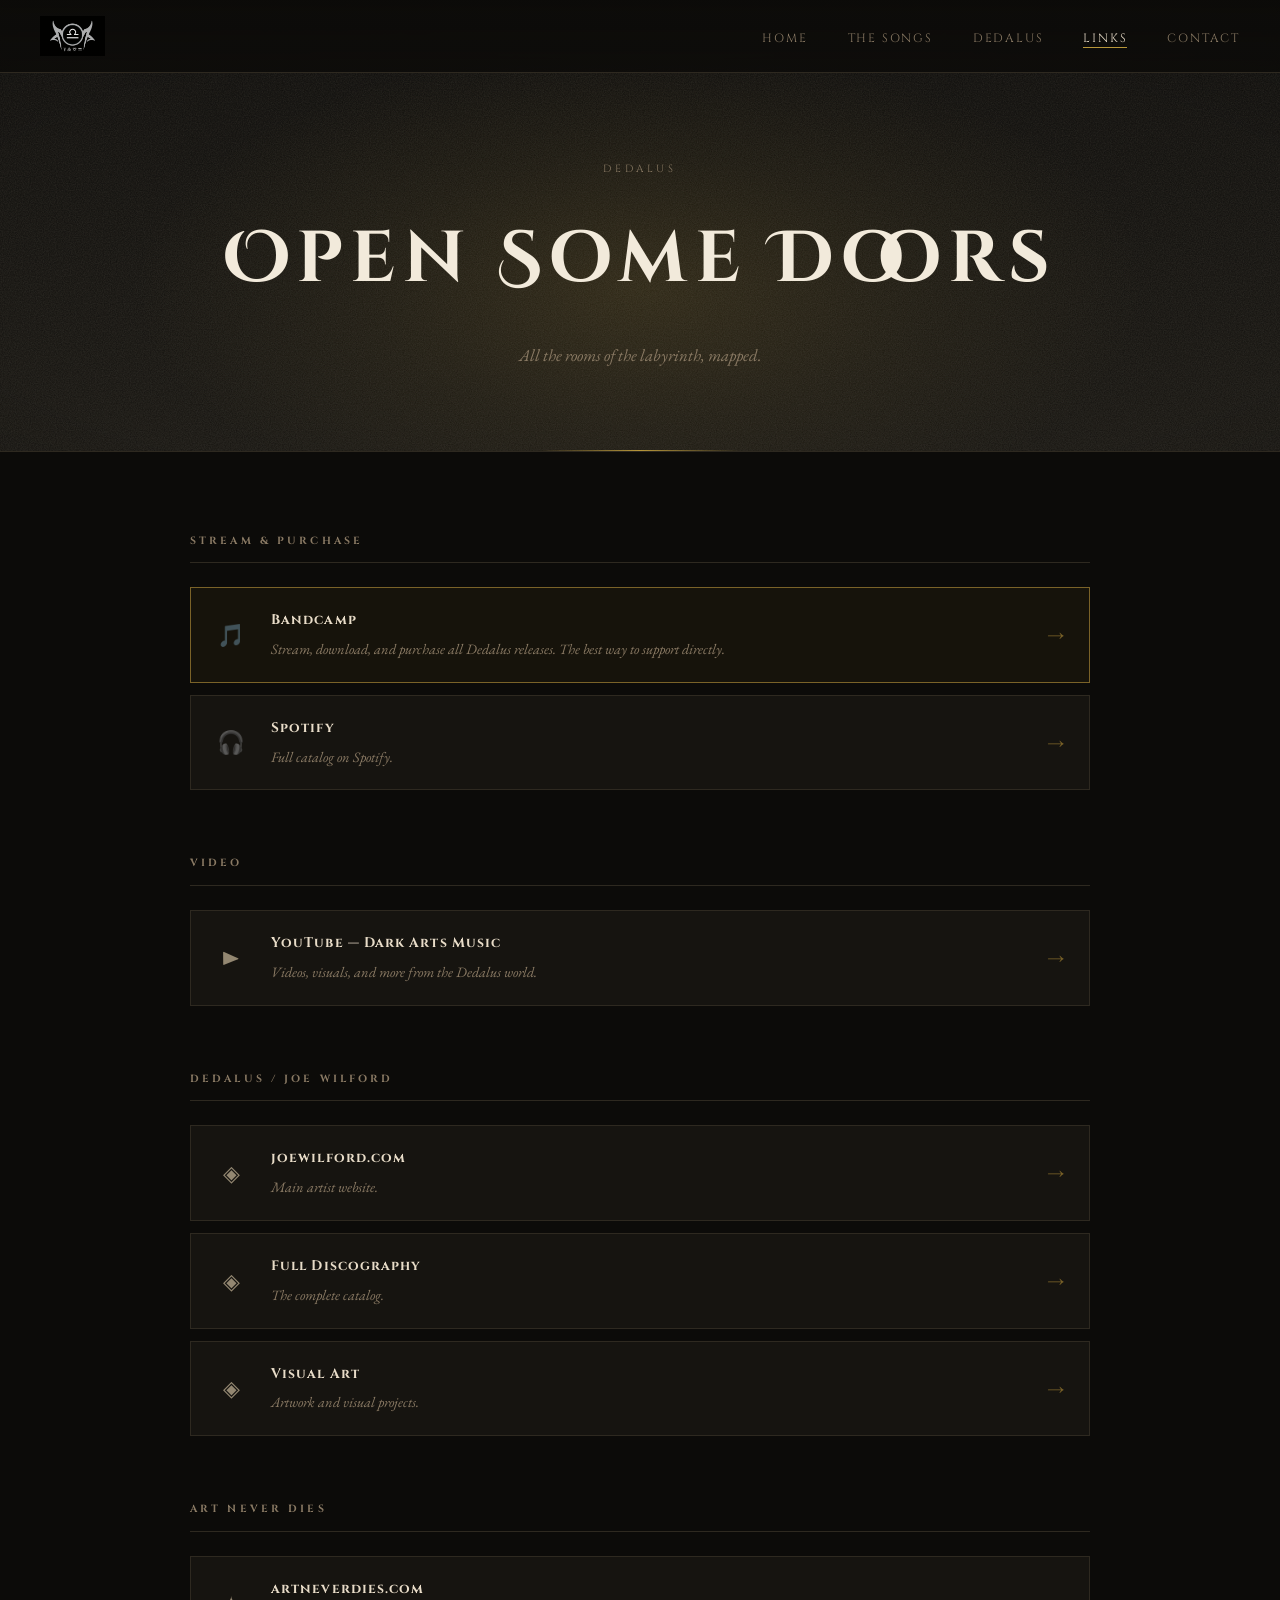
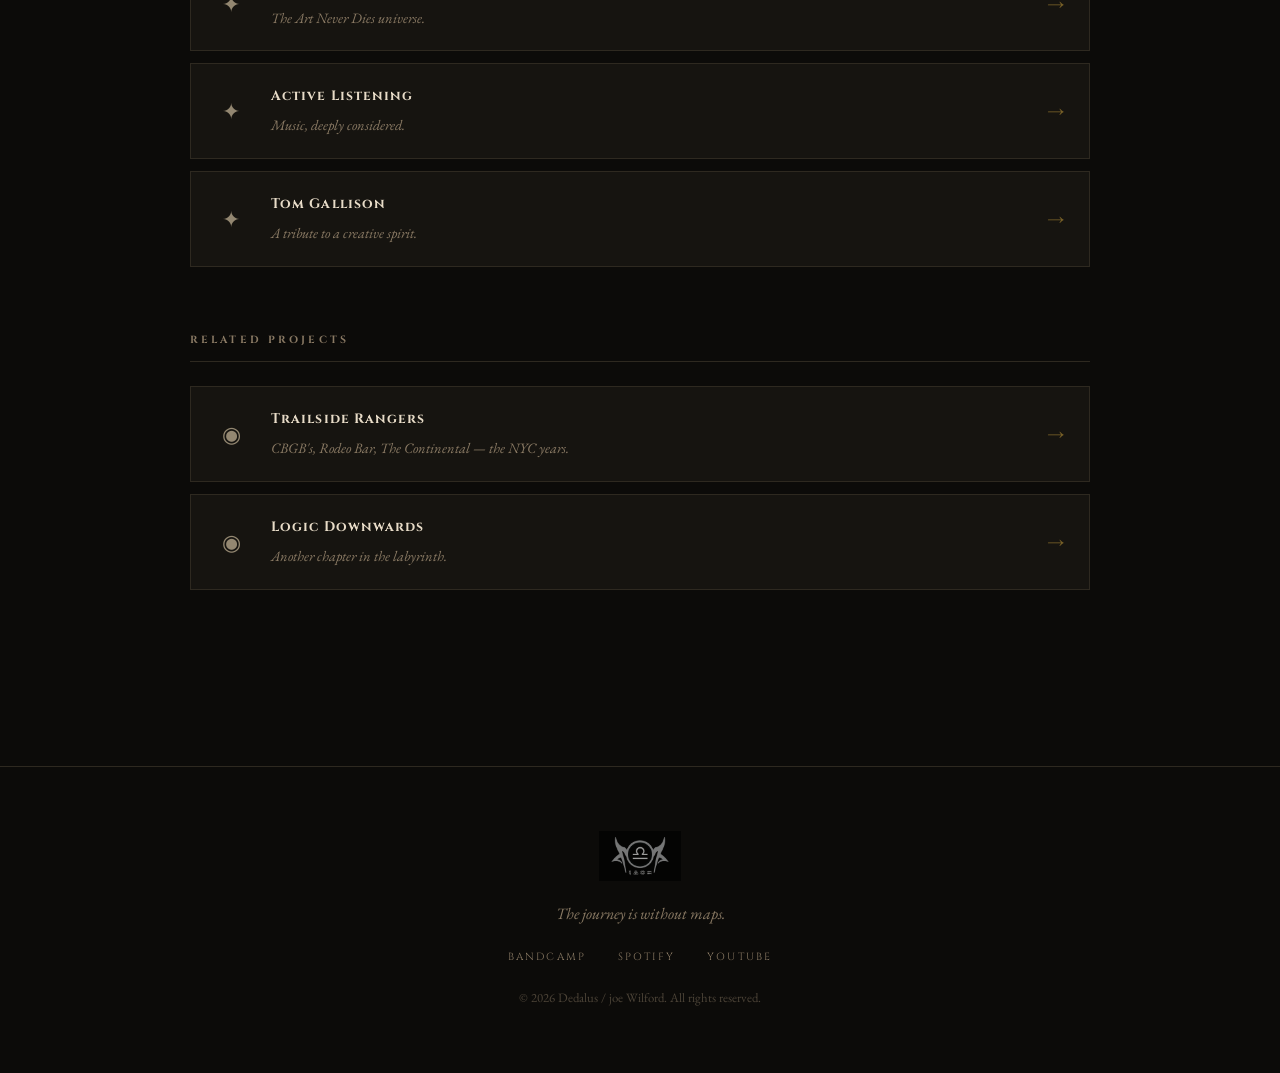
<file: links.html>
<!DOCTYPE html>
<html lang="en">
<head>
<meta charset="UTF-8">
<meta name="viewport" content="width=device-width, initial-scale=1.0">
<title>Links — Dedalus</title>
<link rel="stylesheet" href="css/style.css">
<link rel="preconnect" href="https://fonts.googleapis.com">
<link href="https://fonts.googleapis.com/css2?family=Cinzel:wght@400;600;700&family=Cinzel+Decorative:wght@400;700&family=EB+Garamond:ital,wght@0,400;0,500;1,400;1,500&display=swap" rel="stylesheet">
</head>
<body>

<nav class="site-nav">
  <a href="index.html" class="nav-logo"><img src="images/dedalus-icon.png" alt="Dedalus"></a>
  <ul class="nav-links">
    <li><a href="index.html">Home</a></li>
    <li><a href="songs.html">The Songs</a></li>
    <li><a href="dedalus.html">Dedalus</a></li>
    <li><a href="links.html" class="active">Links</a></li>
    <li><a href="contact.html">Contact</a></li>
  </ul>
  <button class="nav-toggle" aria-label="Menu">&#9776;</button>
</nav>

<header class="page-header">
  <div class="page-header-inner">
    <p class="page-header-eyebrow">Dedalus</p>
    <h1 class="page-header-title">Open Some Doors</h1>
    <p class="page-header-sub">All the rooms of the labyrinth, mapped.</p>
  </div>
</header>

<section class="links-section">
  <div class="links-inner">

    <div class="links-group">
      <h2 class="links-group-title">Stream &amp; Purchase</h2>
      <div class="links-grid">
        <a href="https://joewilford.bandcamp.com/music" target="_blank" class="link-card link-card--featured">
          <div class="link-card-icon">🎵</div>
          <div class="link-card-text">
            <h3>Bandcamp</h3>
            <p>Stream, download, and purchase all Dedalus releases. The best way to support directly.</p>
          </div>
          <span class="link-arrow">&rarr;</span>
        </a>
        <a href="https://open.spotify.com/artist/7KIFpEmJ60Qsy2uLBTqwLW" target="_blank" class="link-card">
          <div class="link-card-icon">🎧</div>
          <div class="link-card-text">
            <h3>Spotify</h3>
            <p>Full catalog on Spotify.</p>
          </div>
          <span class="link-arrow">&rarr;</span>
        </a>
      </div>
    </div>

    <div class="links-group">
      <h2 class="links-group-title">Video</h2>
      <div class="links-grid">
        <a href="https://youtube.com/@darkartsmusic" target="_blank" class="link-card">
          <div class="link-card-icon">▶</div>
          <div class="link-card-text">
            <h3>YouTube — Dark Arts Music</h3>
            <p>Videos, visuals, and more from the Dedalus world.</p>
          </div>
          <span class="link-arrow">&rarr;</span>
        </a>
      </div>
    </div>

    <div class="links-group">
      <h2 class="links-group-title">Dedalus / joe Wilford</h2>
      <div class="links-grid">
        <a href="http://www.joewilford.com/" target="_blank" class="link-card">
          <div class="link-card-icon">◈</div>
          <div class="link-card-text">
            <h3>joewilford.com</h3>
            <p>Main artist website.</p>
          </div>
          <span class="link-arrow">&rarr;</span>
        </a>
        <a href="http://www.joewilford.com/discography.html" target="_blank" class="link-card">
          <div class="link-card-icon">◈</div>
          <div class="link-card-text">
            <h3>Full Discography</h3>
            <p>The complete catalog.</p>
          </div>
          <span class="link-arrow">&rarr;</span>
        </a>
        <a href="http://www.joewilford.com/art.html" target="_blank" class="link-card">
          <div class="link-card-icon">◈</div>
          <div class="link-card-text">
            <h3>Visual Art</h3>
            <p>Artwork and visual projects.</p>
          </div>
          <span class="link-arrow">&rarr;</span>
        </a>
      </div>
    </div>

    <div class="links-group">
      <h2 class="links-group-title">Art Never Dies</h2>
      <div class="links-grid">
        <a href="http://www.artneverdies.com/" target="_blank" class="link-card">
          <div class="link-card-icon">✦</div>
          <div class="link-card-text">
            <h3>artneverdies.com</h3>
            <p>The Art Never Dies universe.</p>
          </div>
          <span class="link-arrow">&rarr;</span>
        </a>
        <a href="http://www.artneverdies.com/active-listening" target="_blank" class="link-card">
          <div class="link-card-icon">✦</div>
          <div class="link-card-text">
            <h3>Active Listening</h3>
            <p>Music, deeply considered.</p>
          </div>
          <span class="link-arrow">&rarr;</span>
        </a>
        <a href="http://www.artneverdies.com/tom-gallison.html" target="_blank" class="link-card">
          <div class="link-card-icon">✦</div>
          <div class="link-card-text">
            <h3>Tom Gallison</h3>
            <p>A tribute to a creative spirit.</p>
          </div>
          <span class="link-arrow">&rarr;</span>
        </a>
      </div>
    </div>

    <div class="links-group">
      <h2 class="links-group-title">Related Projects</h2>
      <div class="links-grid">
        <a href="http://www.trailsiderangers.com/" target="_blank" class="link-card">
          <div class="link-card-icon">◉</div>
          <div class="link-card-text">
            <h3>Trailside Rangers</h3>
            <p>CBGB's, Rodeo Bar, The Continental — the NYC years.</p>
          </div>
          <span class="link-arrow">&rarr;</span>
        </a>
        <a href="https://logicdownwards.weebly.com/" target="_blank" class="link-card">
          <div class="link-card-icon">◉</div>
          <div class="link-card-text">
            <h3>Logic Downwards</h3>
            <p>Another chapter in the labyrinth.</p>
          </div>
          <span class="link-arrow">&rarr;</span>
        </a>
      </div>
    </div>

  </div>
</section>

<footer class="site-footer">
  <div class="footer-inner">
    <img src="images/dedalus-icon.png" alt="Dedalus" class="footer-icon">
    <p class="footer-tagline">The journey is without maps.</p>
    <div class="footer-links">
      <a href="https://joewilford.bandcamp.com/music" target="_blank">Bandcamp</a>
      <a href="https://open.spotify.com/artist/7KIFpEmJ60Qsy2uLBTqwLW" target="_blank">Spotify</a>
      <a href="https://youtube.com/@darkartsmusic" target="_blank">YouTube</a>
    </div>
    <p class="footer-copy">&copy; 2026 Dedalus / joe Wilford. All rights reserved.</p>
  </div>
</footer>

<script src="js/main.js"></script>
</body>
</html>
</file>
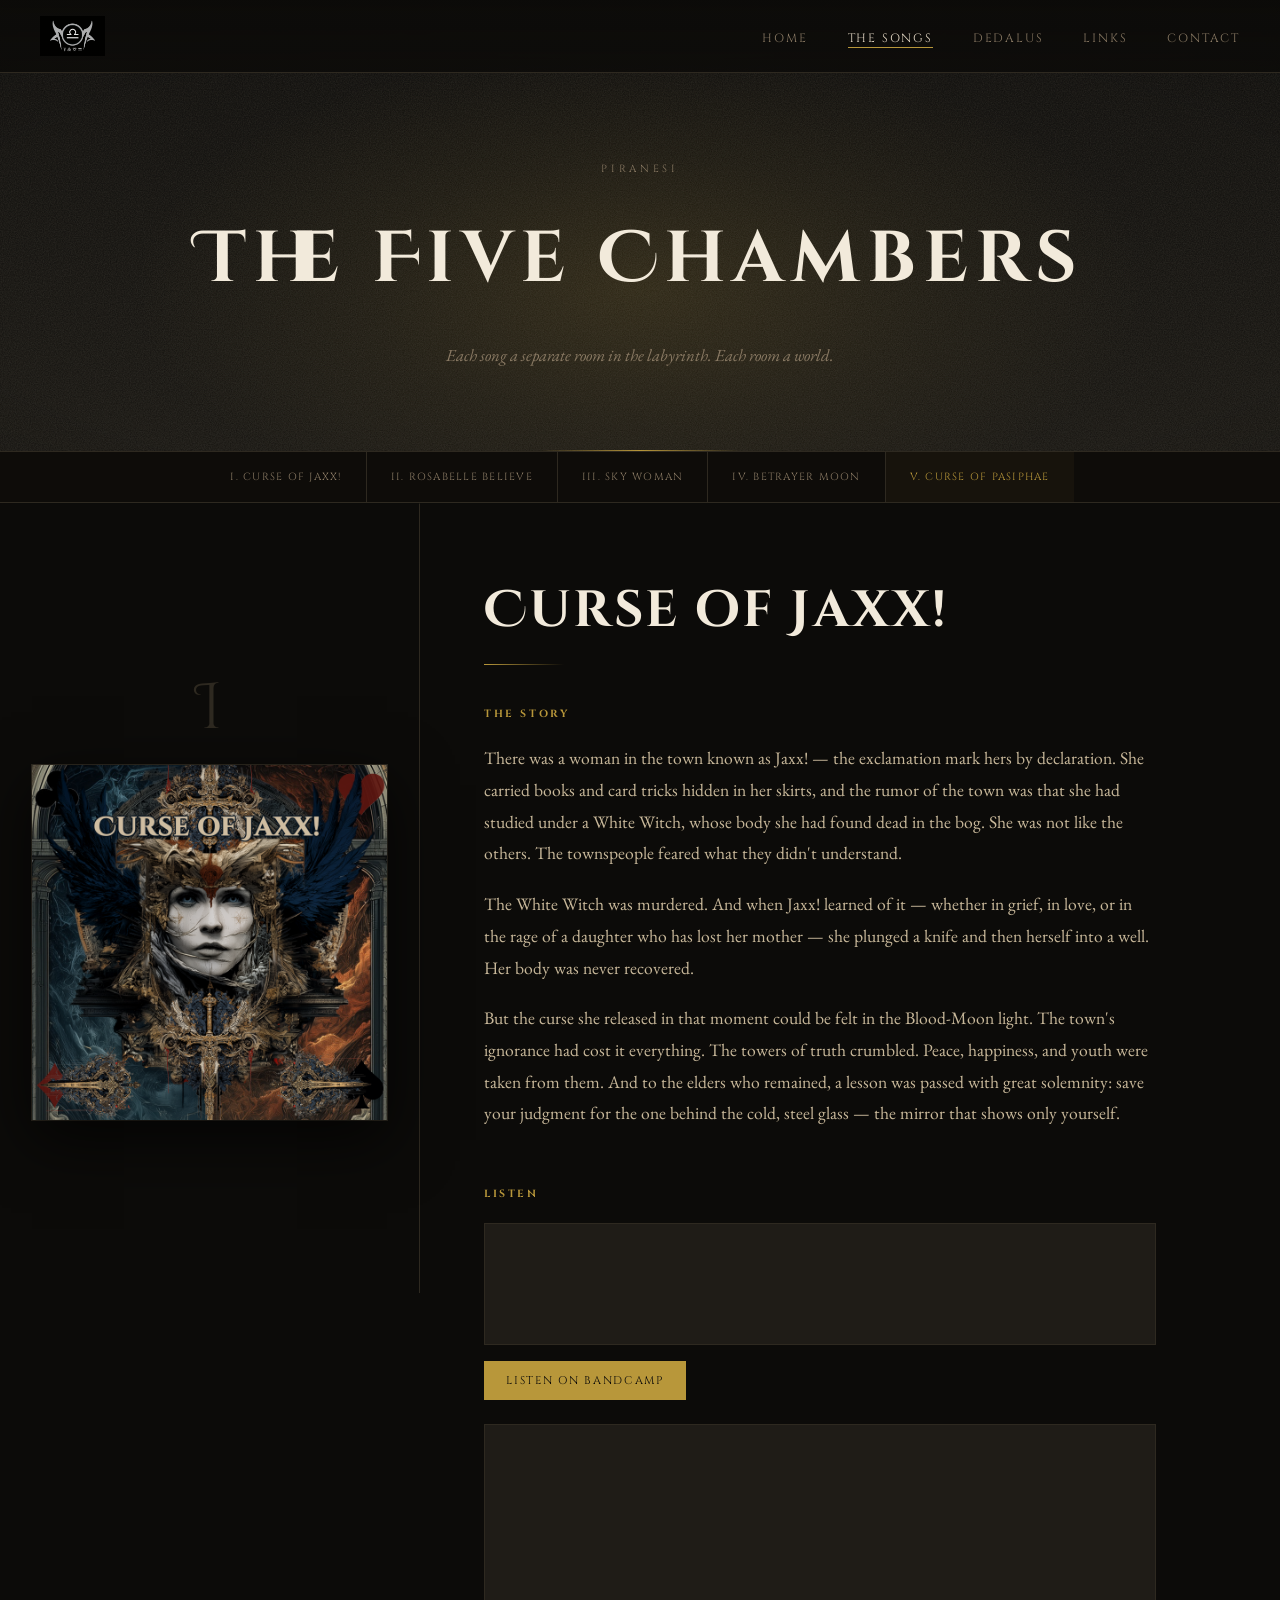
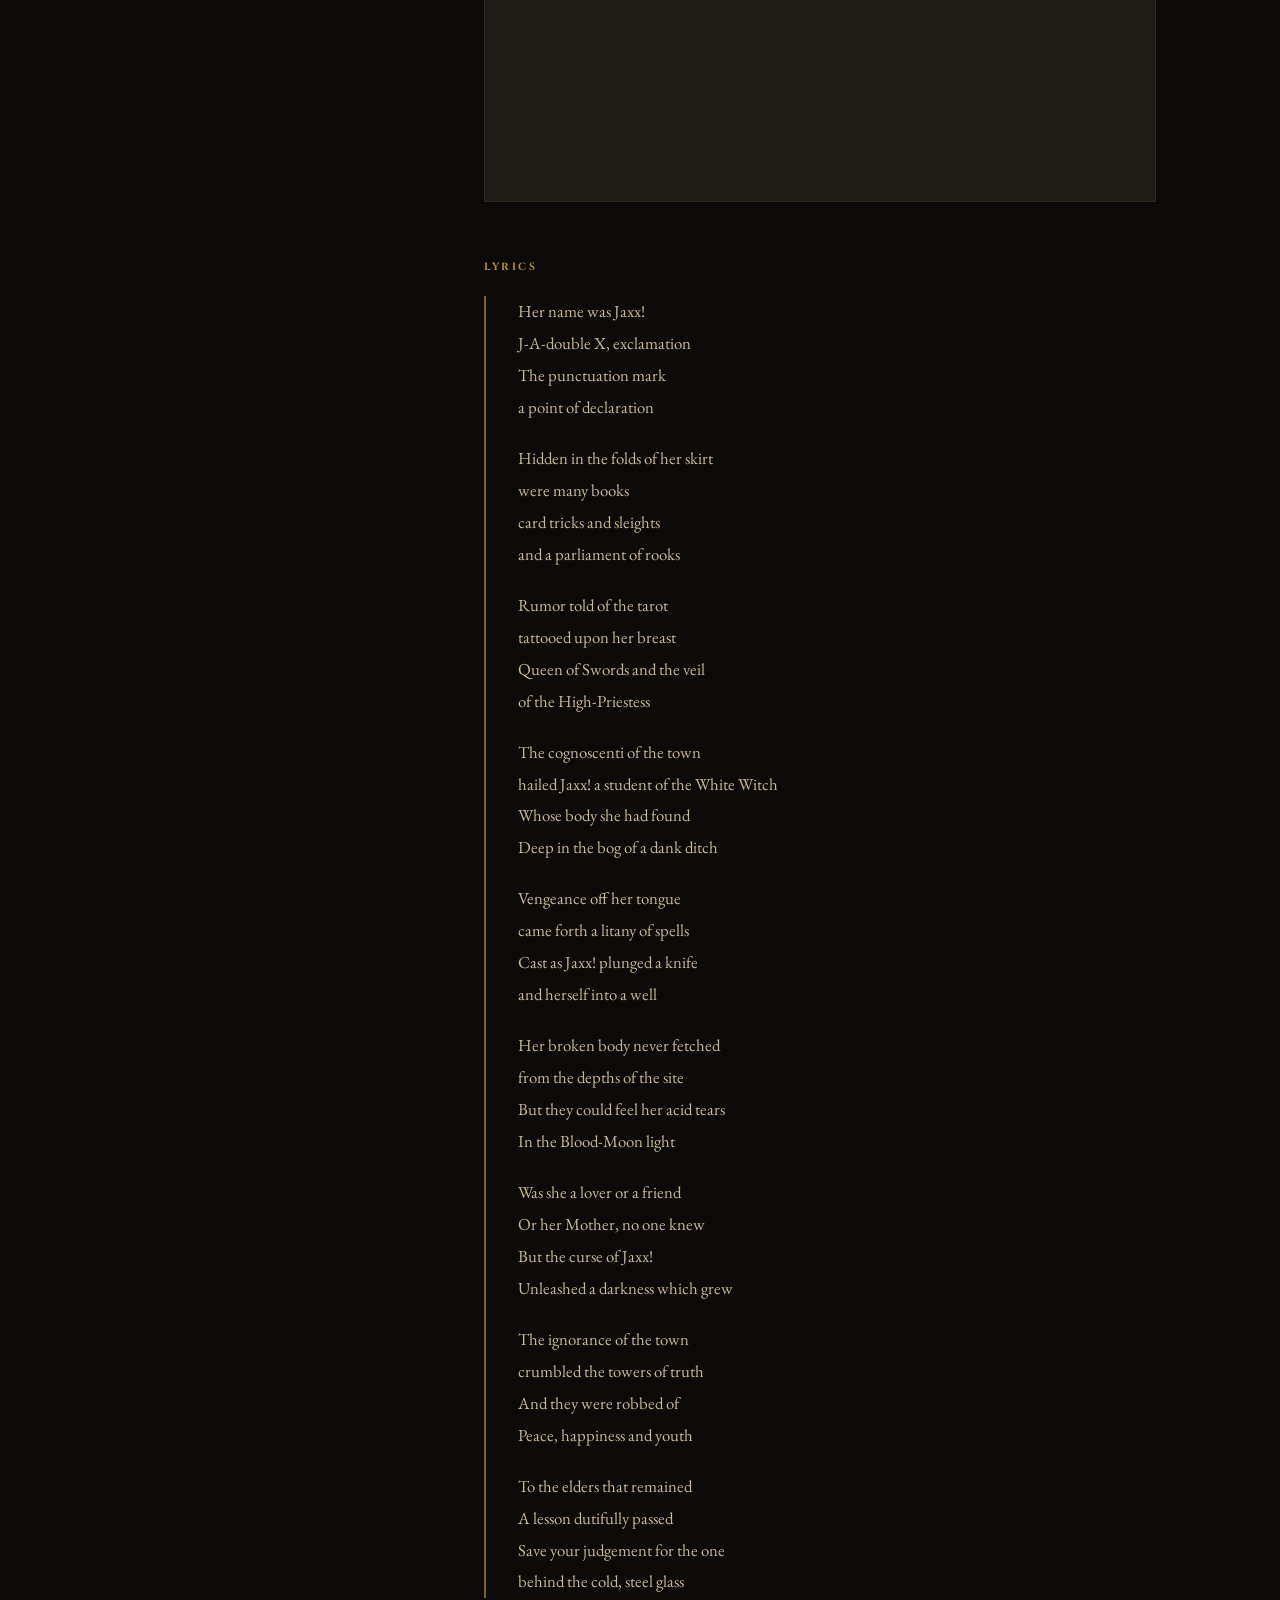
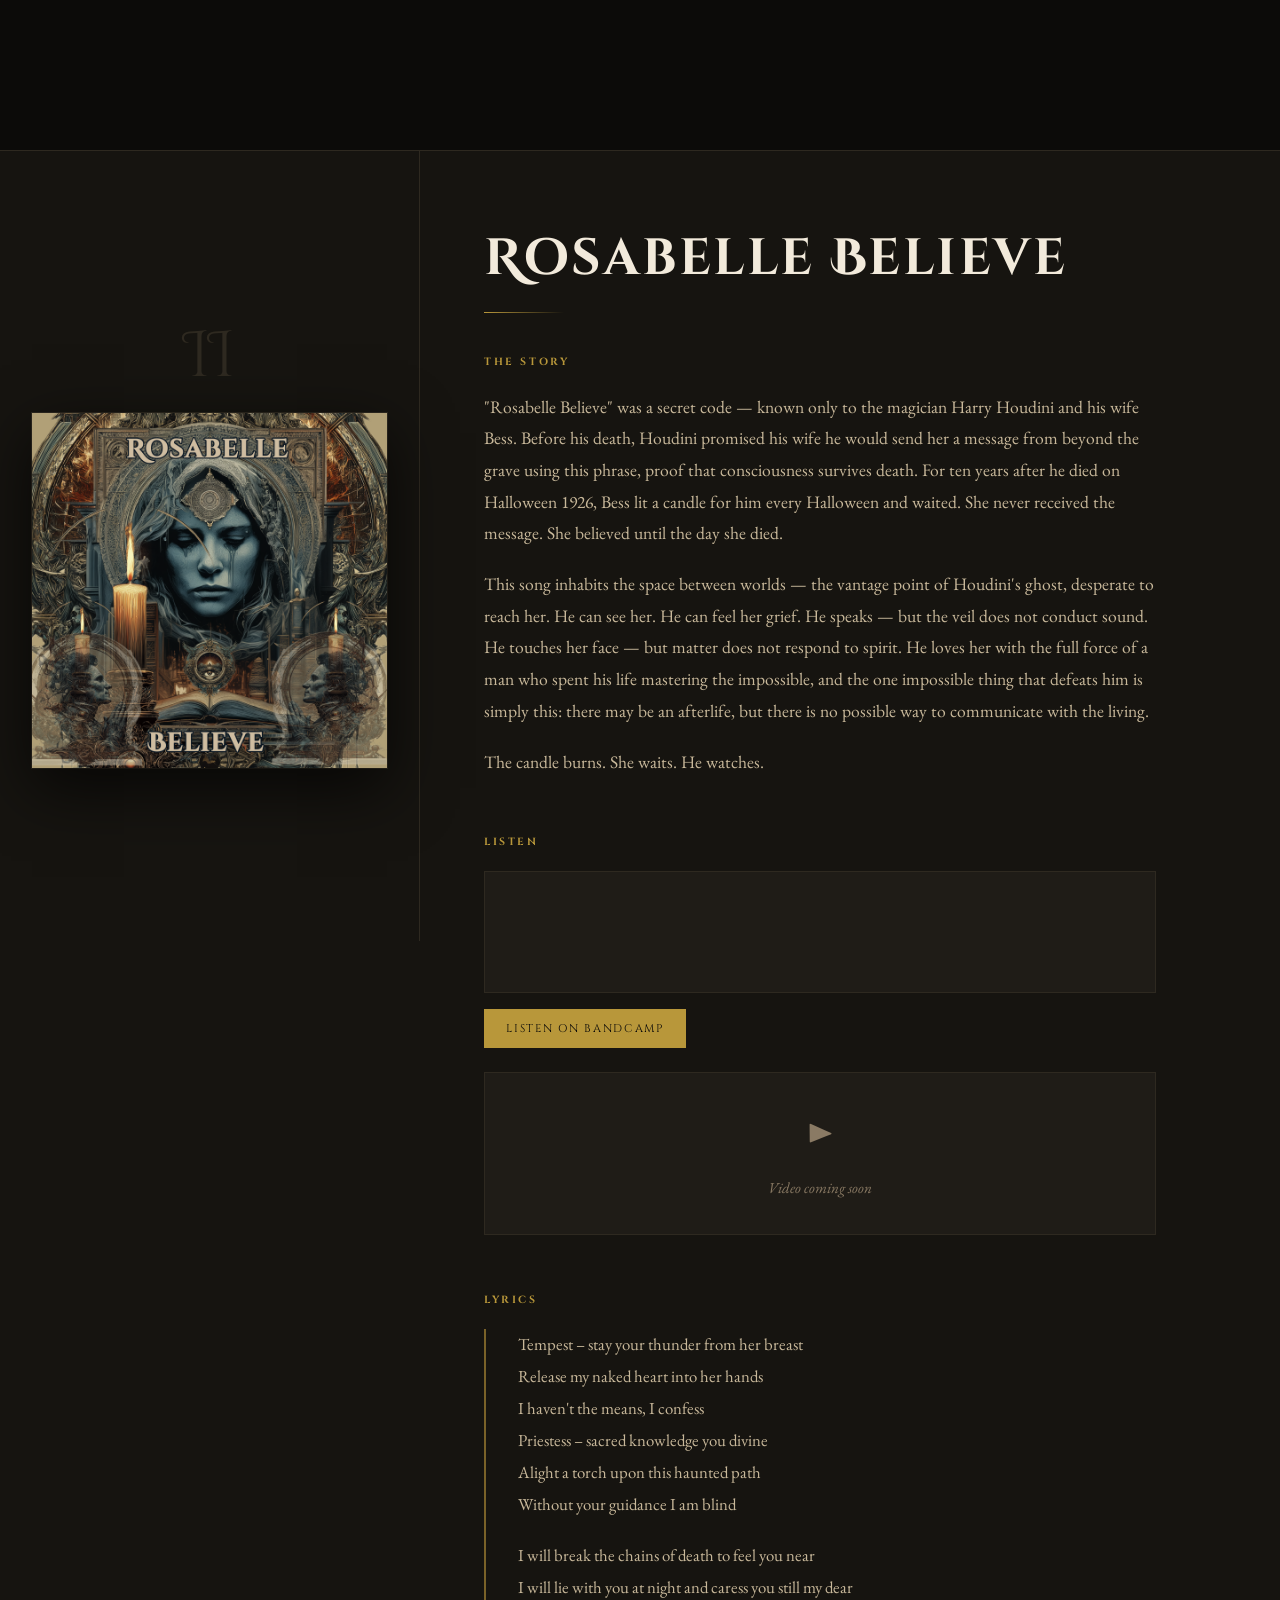
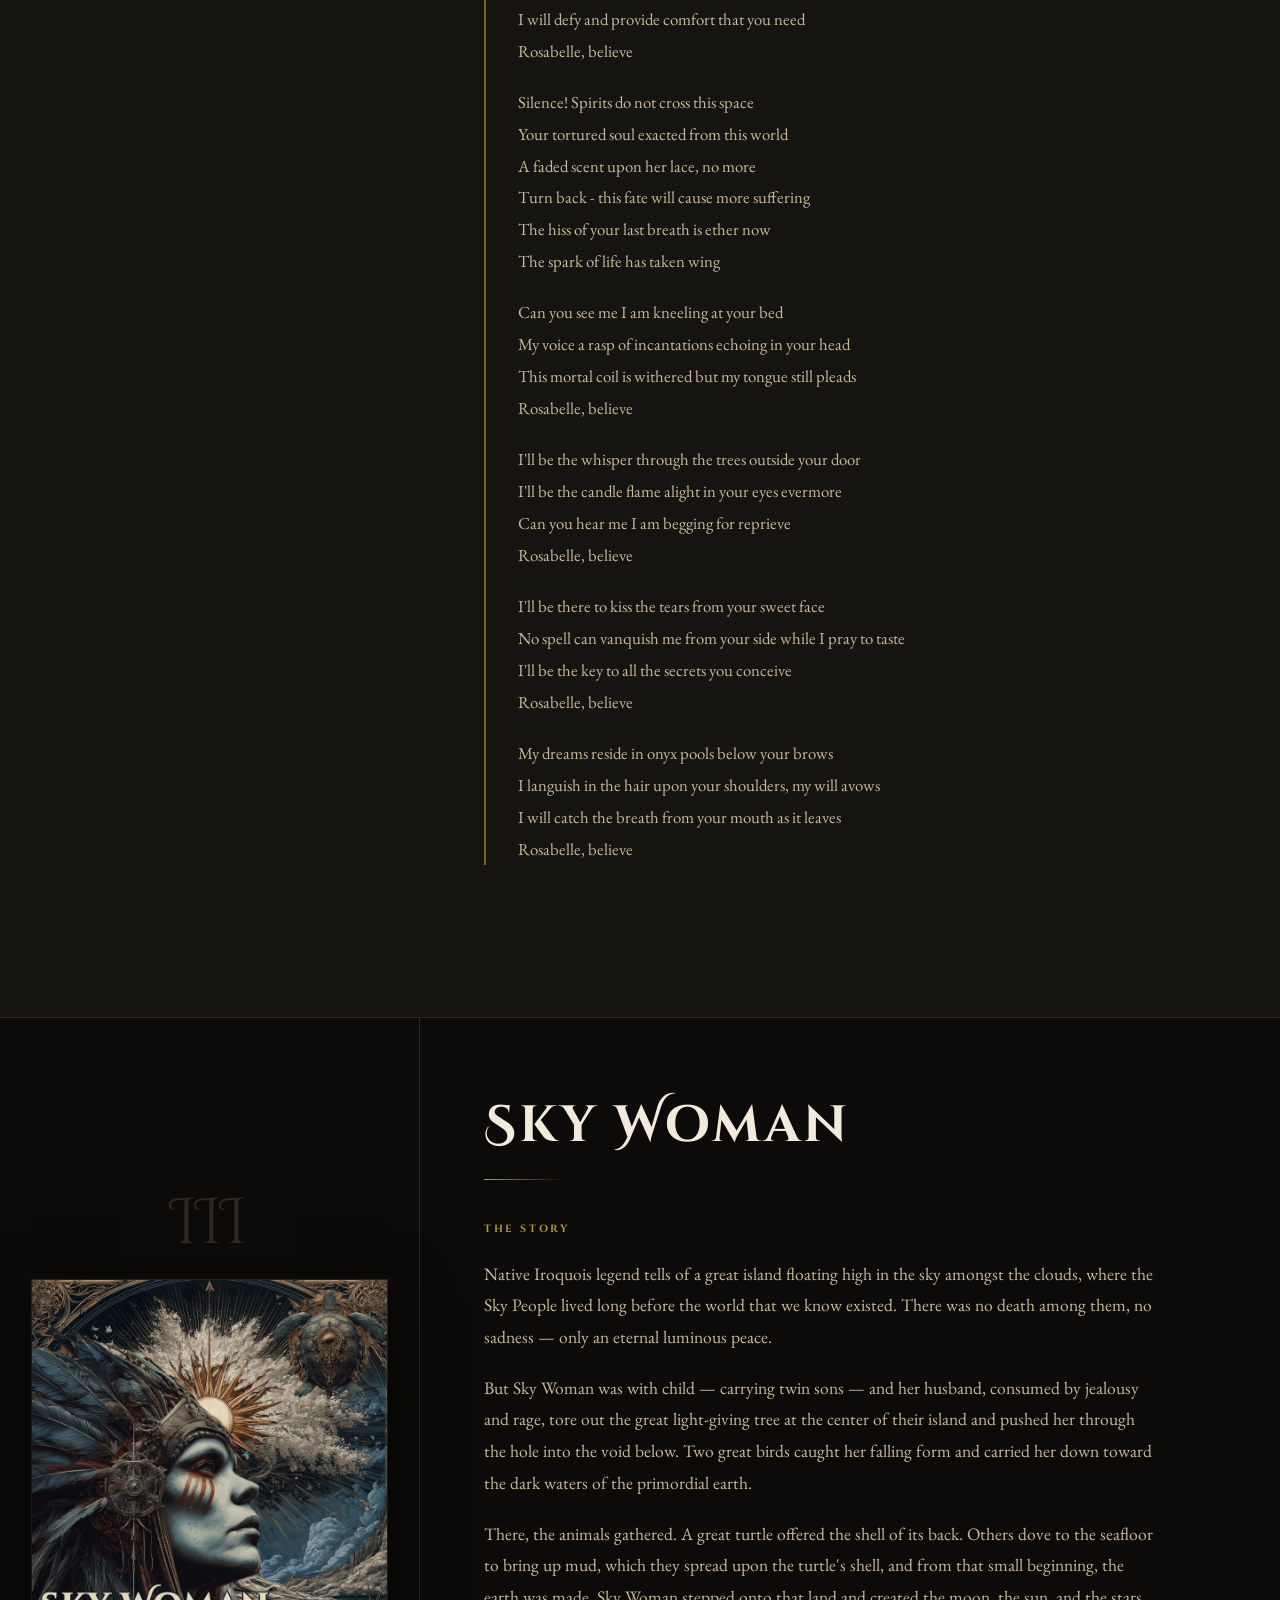
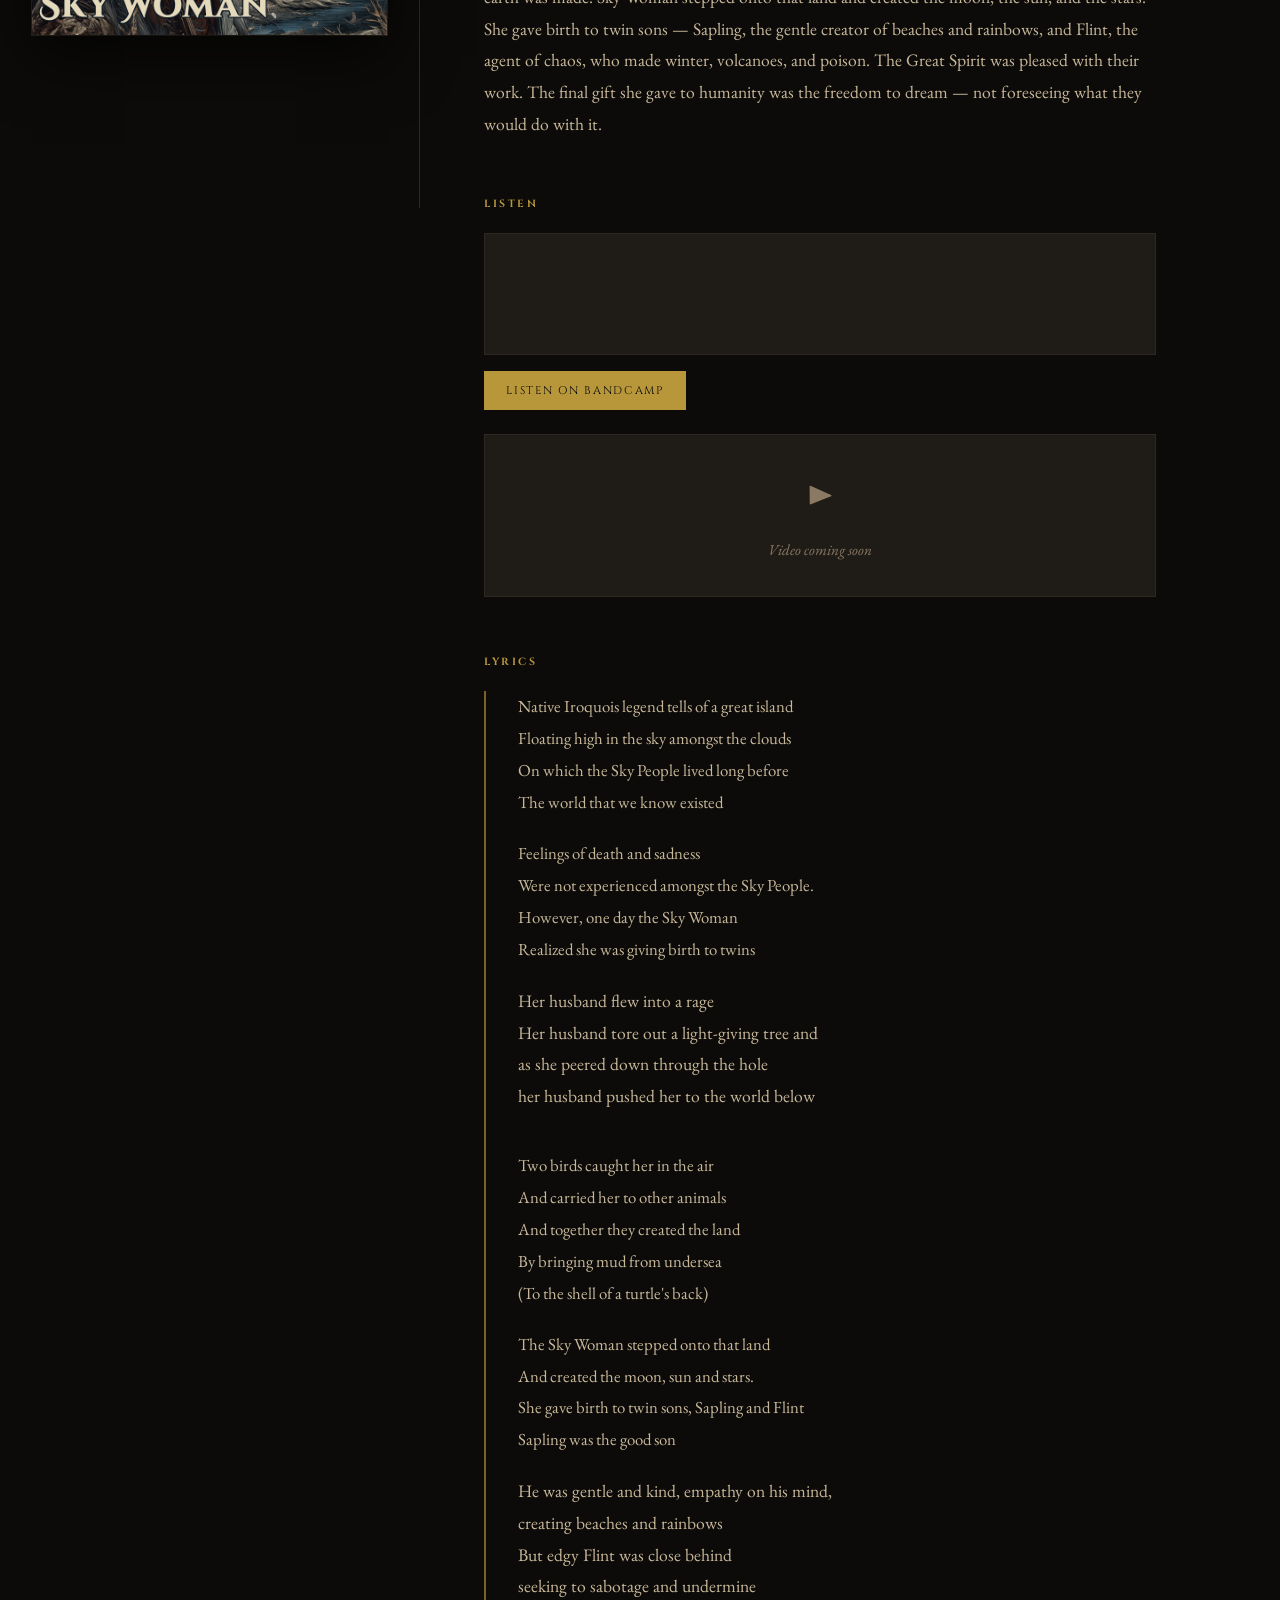
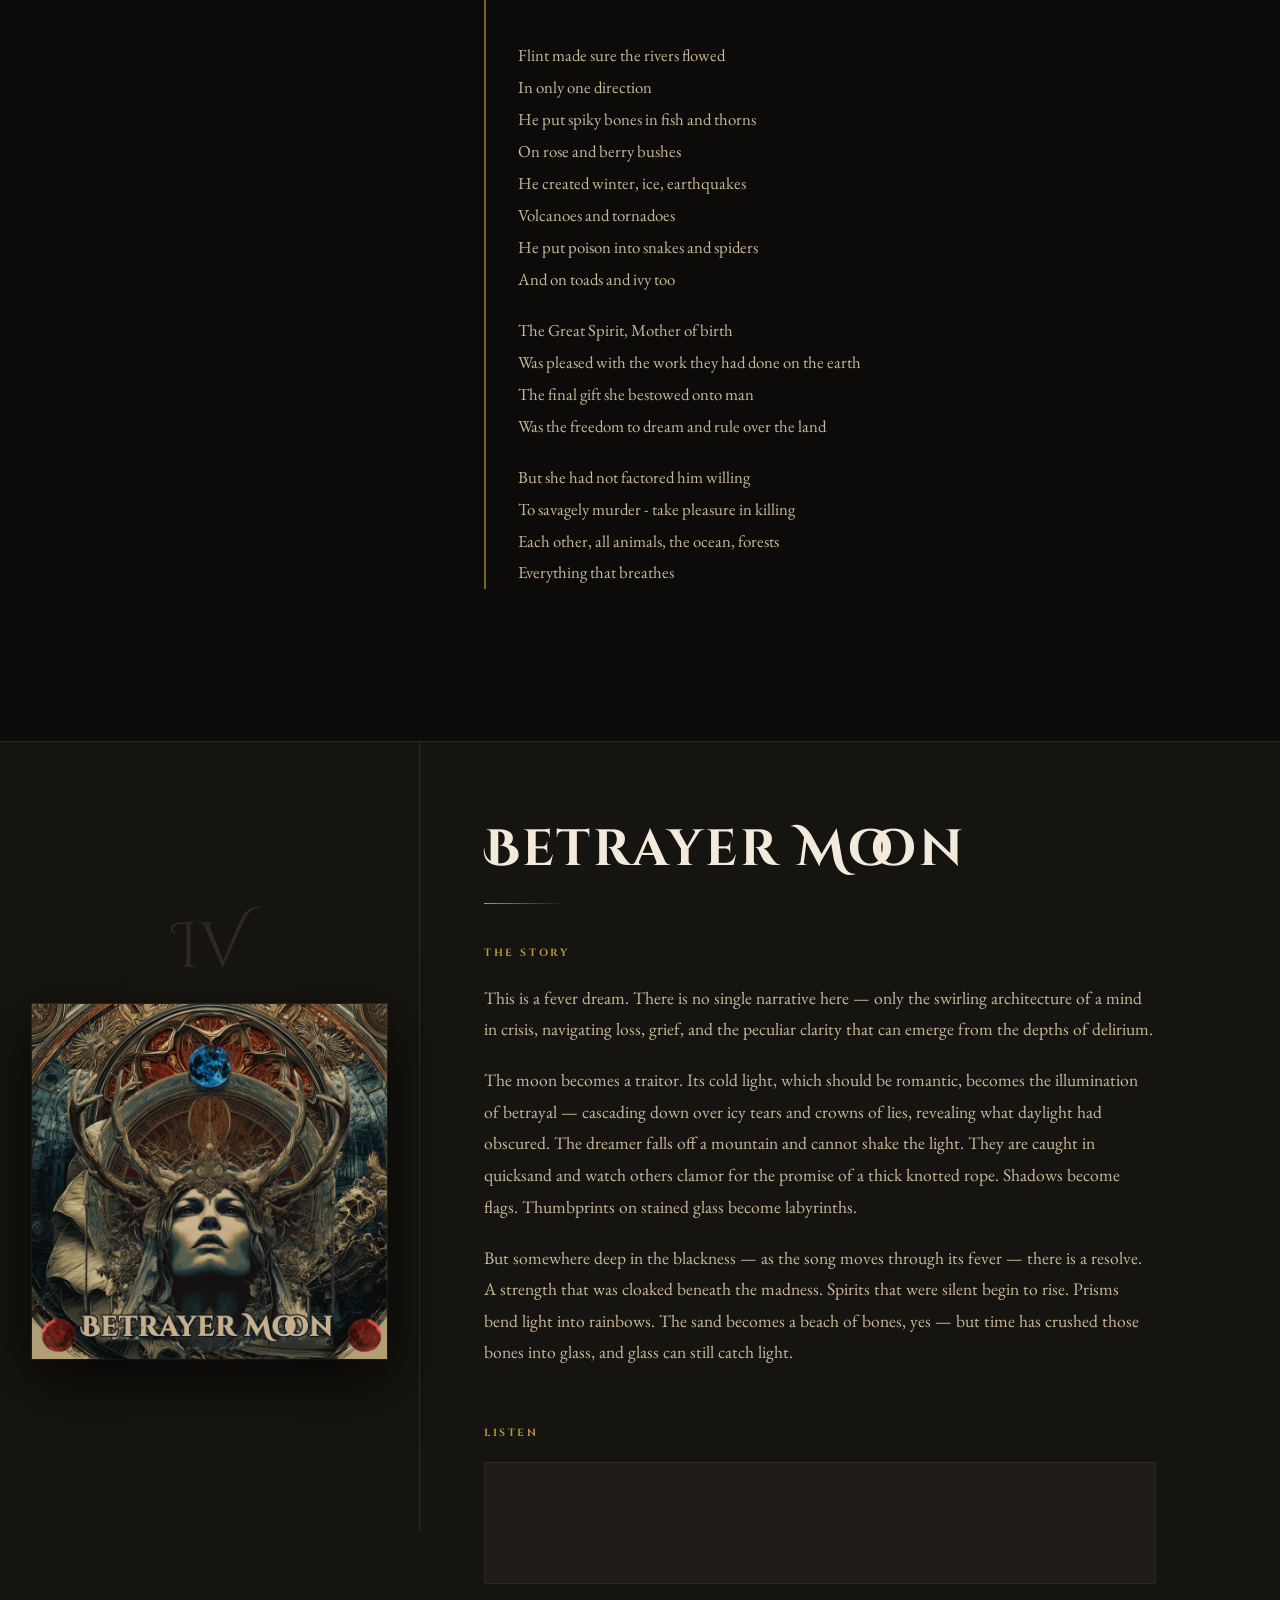
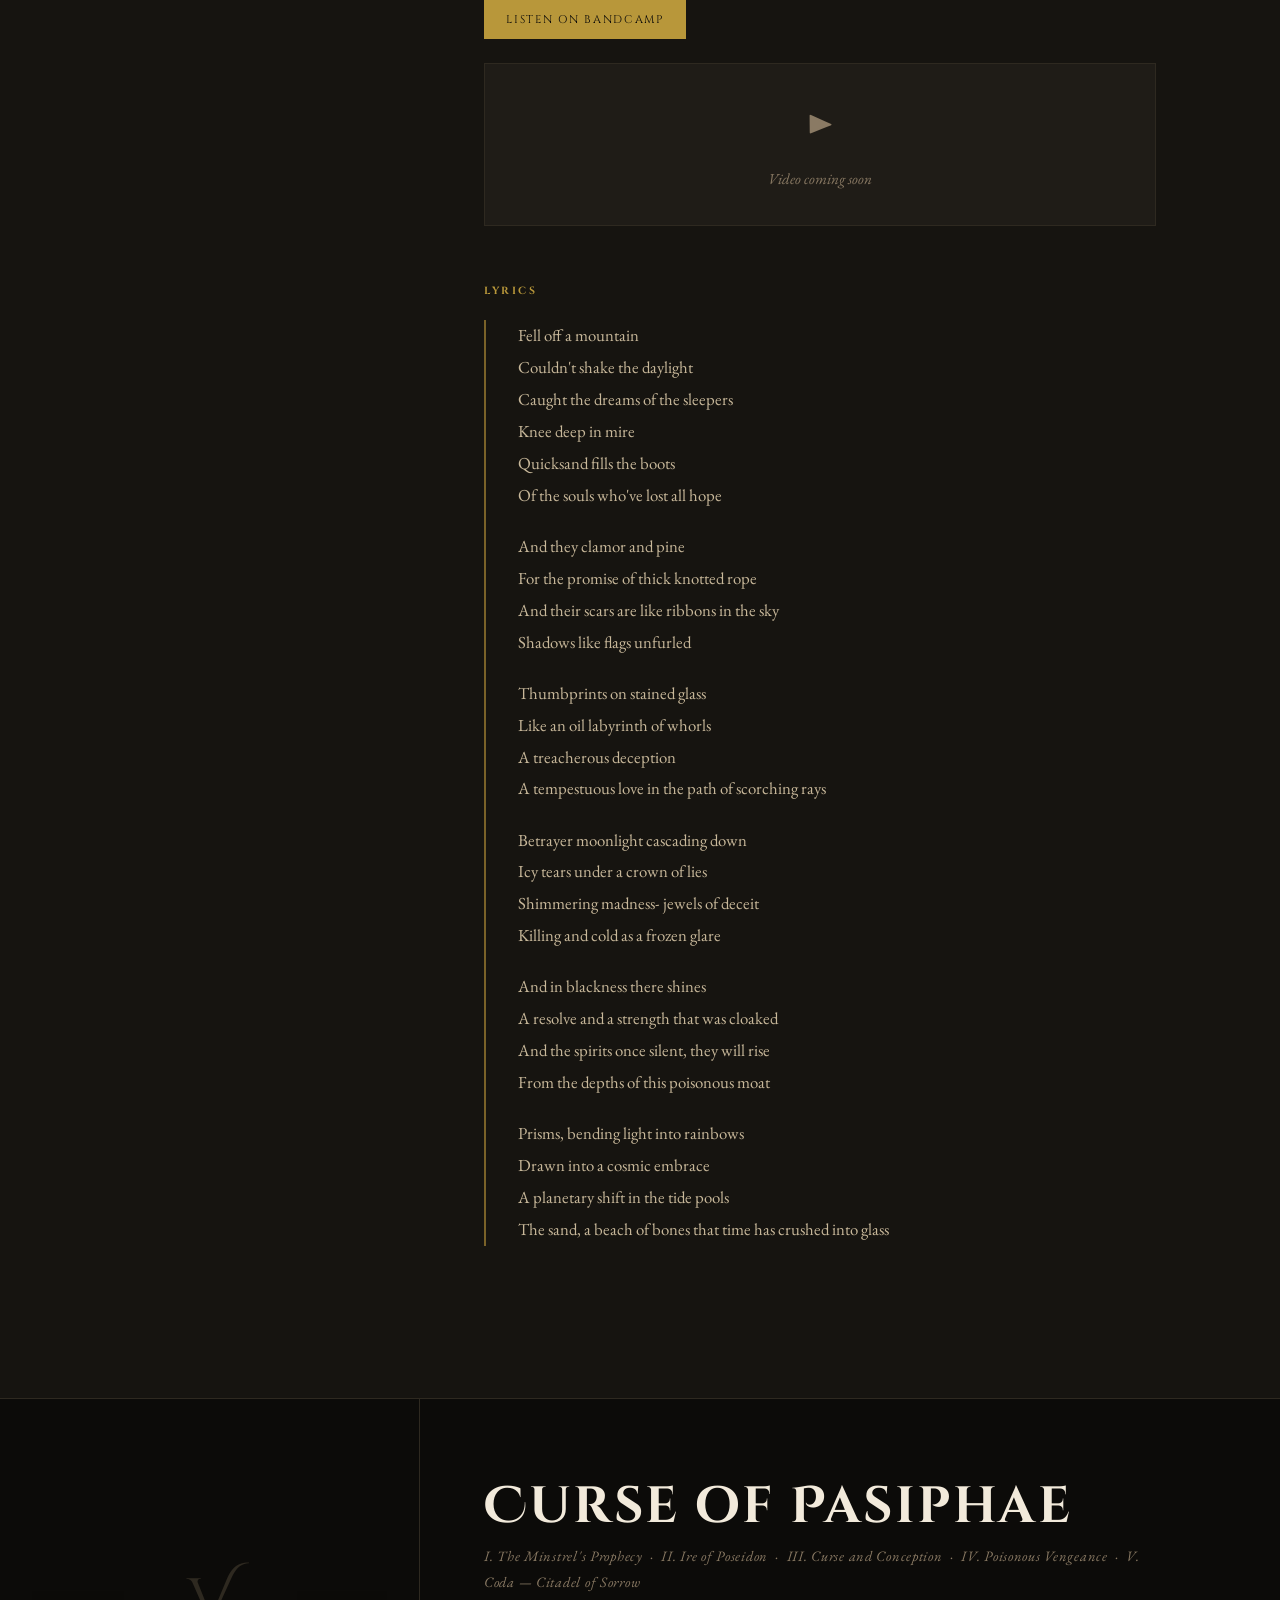
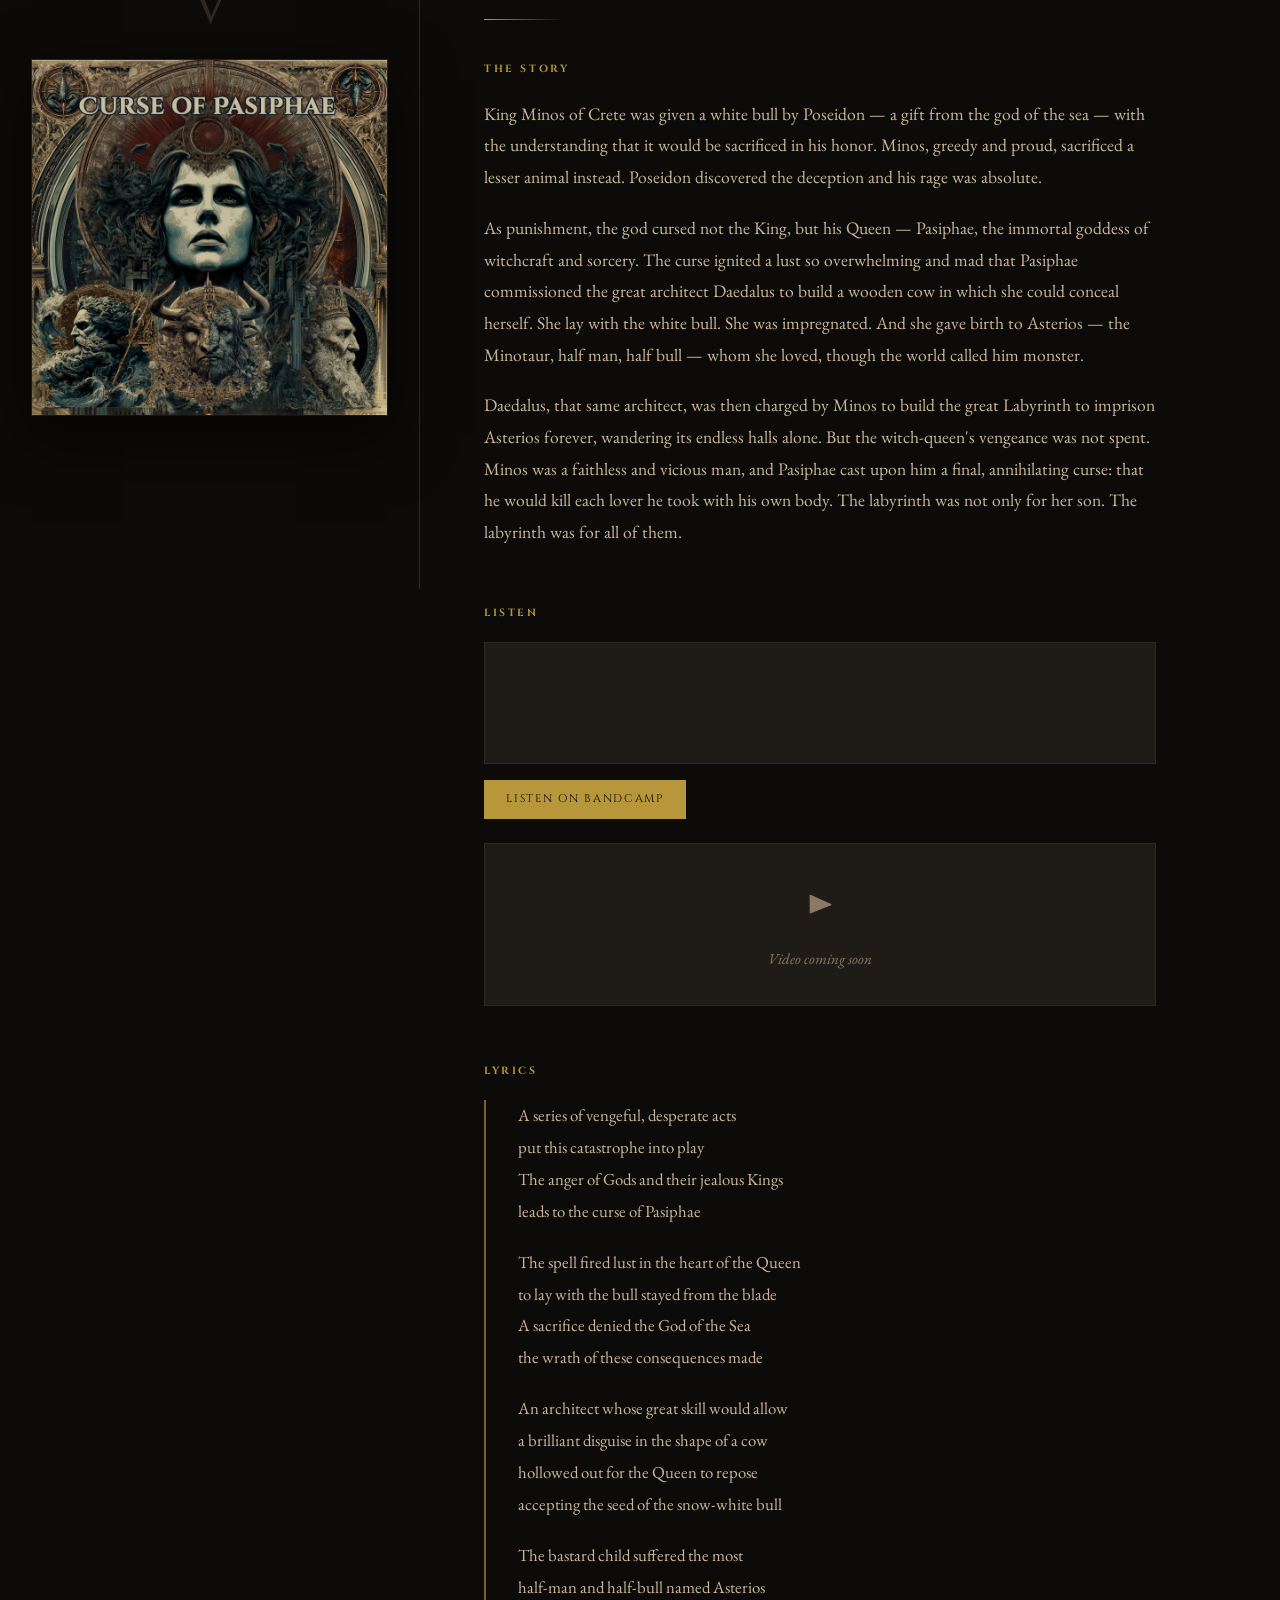
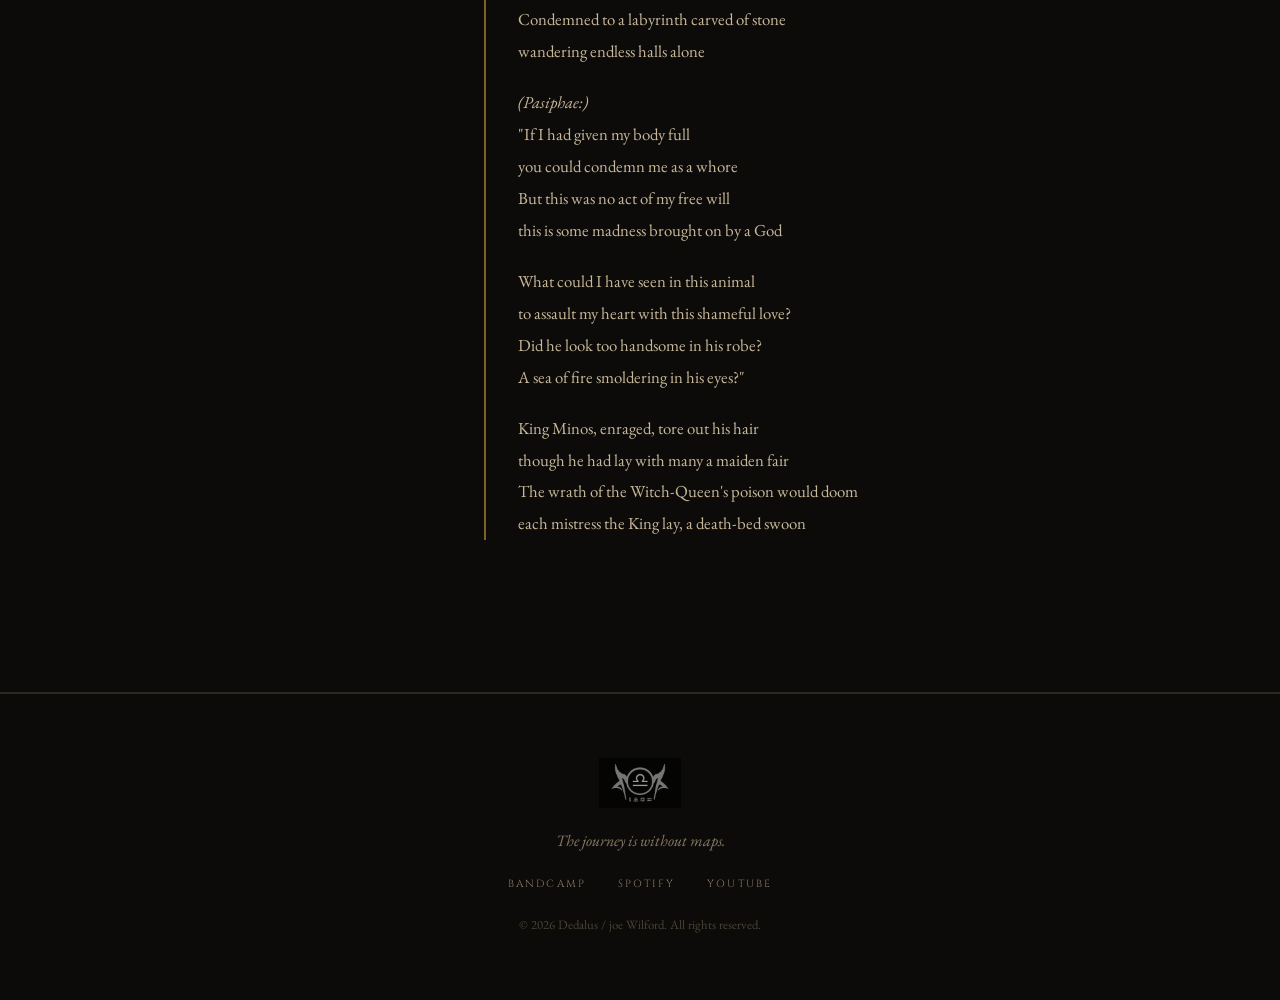
<file: songs.html>
<!DOCTYPE html>
<html lang="en">
<head> 
<meta charset="UTF-8">
<meta name="viewport" content="width=device-width, initial-scale=1.0">
<title>The Songs — Piranesi / Dedalus</title>
<link rel="stylesheet" href="css/style.css">
<link rel="preconnect" href="https://fonts.googleapis.com">
<link href="https://fonts.googleapis.com/css2?family=Cinzel:wght@400;600;700&family=Cinzel+Decorative:wght@400;700&family=EB+Garamond:ital,wght@0,400;0,500;1,400;1,500&display=swap" rel="stylesheet">
<style>
/* Bandcamp players (Songs page) */
.bandcamp-player {
  border: 1px solid var(--stone-border);
  background: var(--stone-light);
  margin-bottom: 0.25rem;
}
.bandcamp-player iframe {
  display: block;
  width: 100%;
  height: 120px;
  border: 0;
}
.song-media .btn-bandcamp { margin: 0.75rem 0 1.5rem; }
.video-frame {
  position: relative;
  aspect-ratio: 16 / 9;
  background: var(--stone-light);
  border: 1px solid var(--stone-border);
  margin-bottom: 1rem;
}
.video-frame iframe {
  position: absolute;
  inset: 0;
  width: 100%;
  height: 100%;
  border: 0;
}
</style>
</head>
<body>

<nav class="site-nav">
  <a href="index.html" class="nav-logo"><img src="images/dedalus-icon.png" alt="Dedalus"></a>
  <ul class="nav-links">
    <li><a href="index.html">Home</a></li>
    <li><a href="songs.html" class="active">The Songs</a></li>
    <li><a href="dedalus.html">Dedalus</a></li>
    <li><a href="links.html">Links</a></li>
    <li><a href="contact.html">Contact</a></li>
  </ul>
  <button class="nav-toggle" aria-label="Menu">&#9776;</button>
</nav>

<header class="page-header">
  <div class="page-header-inner">
    <p class="page-header-eyebrow">Piranesi</p>
    <h1 class="page-header-title">The Five Chambers</h1>
    <p class="page-header-sub">Each song a separate room in the labyrinth. Each room a world.</p>
  </div>
</header>

<!-- SONG NAV -->
<nav class="song-nav">
  <a href="#jaxx">I. Curse of Jaxx!</a>
  <a href="#rosabelle">II. Rosabelle Believe</a>
  <a href="#sky-woman">III. Sky Woman</a>
  <a href="#betrayer-moon">IV. Betrayer Moon</a>
  <a href="#pasiphae">V. Curse of Pasiphae</a>
</nav>

<!-- ============================================================ -->
<!-- SONG I: CURSE OF JAXX! -->
<!-- ============================================================ -->
<article class="song-panel" id="jaxx">
  <div class="song-art-col">
    <div class="song-numeral">I</div>
    <img src="images/jaxx.png" alt="Curse of Jaxx!" class="song-artwork">
  </div>
  <div class="song-content-col">
    <h2 class="song-title">Curse of Jaxx!</h2>
    <div class="song-rule"></div>

    <div class="song-story">
      <h3 class="content-label">The Story</h3>
      <p>There was a woman in the town known as Jaxx! — the exclamation mark hers by declaration. She carried books and card tricks hidden in her skirts, and the rumor of the town was that she had studied under a White Witch, whose body she had found dead in the bog. She was not like the others. The townspeople feared what they didn't understand.</p>
      <p>The White Witch was murdered. And when Jaxx! learned of it — whether in grief, in love, or in the rage of a daughter who has lost her mother — she plunged a knife and then herself into a well. Her body was never recovered.</p>
      <p>But the curse she released in that moment could be felt in the Blood-Moon light. The town's ignorance had cost it everything. The towers of truth crumbled. Peace, happiness, and youth were taken from them. And to the elders who remained, a lesson was passed with great solemnity: save your judgment for the one behind the cold, steel glass — the mirror that shows only yourself.</p>
    </div>

    <div class="song-media">
      <h3 class="content-label">Listen</h3>
      <div class="bandcamp-player">
        <iframe src="https://bandcamp.com/EmbeddedPlayer/track=3923916297/size=large/bgcol=333333/linkcol=b8973a/tracklist=false/artwork=none/transparent=true/" title="Curse of Jaxx! by Joe Wilford" loading="lazy" seamless></iframe>
      </div>
      <a href="https://joewilford.bandcamp.com/track/curse-of-jaxx" target="_blank" class="btn-bandcamp">Listen on Bandcamp</a>
      <div class="video-frame">
        <iframe src="https://www.youtube-nocookie.com/embed/KMPs-ThvJGw?rel=0" title="Curse of Jaxx! — Dedalus" loading="lazy" referrerpolicy="strict-origin-when-cross-origin" allow="accelerometer; autoplay; clipboard-write; encrypted-media; gyroscope; picture-in-picture; web-share" allowfullscreen></iframe>
      </div>
    </div>

    <div class="song-lyrics">
      <h3 class="content-label">Lyrics</h3>
      <div class="lyrics-block">
        <p>Her name was Jaxx!<br>
        J-A-double X, exclamation<br>
        The punctuation mark<br>
        a point of declaration</p>
        <p>Hidden in the folds of her skirt<br>
        were many books<br>
        card tricks and sleights<br>
        and a parliament of rooks</p>
        <p>Rumor told of the tarot<br>
        tattooed upon her breast<br>
        Queen of Swords and the veil<br>
        of the High-Priestess</p>
        <p>The cognoscenti of the town<br>
        hailed Jaxx! a student of the White Witch<br>
        Whose body she had found<br>
        Deep in the bog of a dank ditch</p>
        <p>Vengeance off her tongue<br>
        came forth a litany of spells<br>
        Cast as Jaxx! plunged a knife<br>
        and herself into a well</p>
        <p>Her broken body never fetched<br>
        from the depths of the site<br>
        But they could feel her acid tears<br>
        In the Blood-Moon light</p>
        <p>Was she a lover or a friend<br>
        Or her Mother, no one knew<br>
        But the curse of Jaxx!<br>
        Unleashed a darkness which grew</p>
        <p>The ignorance of the town<br>
        crumbled the towers of truth<br>
        And they were robbed of<br>
        Peace, happiness and youth</p>
        <p>To the elders that remained<br>
        A lesson dutifully passed<br>
        Save your judgement for the one<br>
        behind the cold, steel glass</p>
      </div>
    </div>
  </div>
</article>

<!-- ============================================================ -->
<!-- SONG II: ROSABELLE BELIEVE -->
<!-- ============================================================ -->
<article class="song-panel song-panel--alt" id="rosabelle">
  <div class="song-art-col">
    <div class="song-numeral">II</div>
    <img src="images/rosabelle.png" alt="Rosabelle Believe" class="song-artwork">
  </div>
  <div class="song-content-col">
    <h2 class="song-title">Rosabelle Believe</h2>
    <div class="song-rule"></div>

    <div class="song-story">
      <h3 class="content-label">The Story</h3>
      <p>"Rosabelle Believe" was a secret code — known only to the magician Harry Houdini and his wife Bess. Before his death, Houdini promised his wife he would send her a message from beyond the grave using this phrase, proof that consciousness survives death. For ten years after he died on Halloween 1926, Bess lit a candle for him every Halloween and waited. She never received the message. She believed until the day she died.</p>
      <p>This song inhabits the space between worlds — the vantage point of Houdini's ghost, desperate to reach her. He can see her. He can feel her grief. He speaks — but the veil does not conduct sound. He touches her face — but matter does not respond to spirit. He loves her with the full force of a man who spent his life mastering the impossible, and the one impossible thing that defeats him is simply this: there may be an afterlife, but there is no possible way to communicate with the living.</p>
      <p>The candle burns. She waits. He watches.</p>
    </div>

    <div class="song-media">
      <h3 class="content-label">Listen</h3>
      <div class="bandcamp-player">
        <iframe src="https://bandcamp.com/EmbeddedPlayer/track=4152633459/size=large/bgcol=333333/linkcol=b8973a/tracklist=false/artwork=none/transparent=true/" title="Rosabelle Believe by Joe Wilford" loading="lazy" seamless></iframe>
      </div>
      <a href="https://joewilford.bandcamp.com/track/rosabelle-believe" target="_blank" class="btn-bandcamp">Listen on Bandcamp</a>
      <div class="video-placeholder">
        <div class="video-placeholder-inner">
          <span class="media-icon">&#9654;</span>
          <p>Video coming soon</p>
        </div>
      </div>
    </div>

    <div class="song-lyrics">
      <h3 class="content-label">Lyrics</h3>
      <div class="lyrics-block">
        <p>Tempest – stay your thunder from her breast<br>
        Release my naked heart into her hands<br>
        I haven't the means, I confess<br>
        Priestess – sacred knowledge you divine<br>
        Alight a torch upon this haunted path<br>
        Without your guidance I am blind</p>
        <p>I will break the chains of death to feel you near<br>
        I will lie with you at night and caress you still my dear<br>
        I will defy and provide comfort that you need<br>
        Rosabelle, believe</p>
        <p>Silence! Spirits do not cross this space<br>
        Your tortured soul exacted from this world<br>
        A faded scent upon her lace, no more<br>
        Turn back - this fate will cause more suffering<br>
        The hiss of your last breath is ether now<br>
        The spark of life has taken wing</p>
        <p>Can you see me I am kneeling at your bed<br>
        My voice a rasp of incantations echoing in your head<br>
        This mortal coil is withered but my tongue still pleads<br>
        Rosabelle, believe</p>
        <p>I'll be the whisper through the trees outside your door<br>
        I'll be the candle flame alight in your eyes evermore<br>
        Can you hear me I am begging for reprieve<br>
        Rosabelle, believe</p>
        <p>I'll be there to kiss the tears from your sweet face<br>
        No spell can vanquish me from your side while I pray to taste<br>
        I'll be the key to all the secrets you conceive<br>
        Rosabelle, believe</p>
        <p>My dreams reside in onyx pools below your brows<br>
        I languish in the hair upon your shoulders, my will avows<br>
        I will catch the breath from your mouth as it leaves<br>
        Rosabelle, believe</p>
      </div>
    </div>
  </div>
</article>

<!-- ============================================================ -->
<!-- SONG III: SKY WOMAN -->
<!-- ============================================================ -->
<article class="song-panel" id="sky-woman">
  <div class="song-art-col">
    <div class="song-numeral">III</div>
    <img src="images/sky-woman.png" alt="Sky Woman" class="song-artwork">
  </div>
  <div class="song-content-col">
    <h2 class="song-title">Sky Woman</h2>
    <div class="song-rule"></div>

    <div class="song-story">
      <h3 class="content-label">The Story</h3>
      <p>Native Iroquois legend tells of a great island floating high in the sky amongst the clouds, where the Sky People lived long before the world that we know existed. There was no death among them, no sadness — only an eternal luminous peace.</p>
      <p>But Sky Woman was with child — carrying twin sons — and her husband, consumed by jealousy and rage, tore out the great light-giving tree at the center of their island and pushed her through the hole into the void below. Two great birds caught her falling form and carried her down toward the dark waters of the primordial earth.</p>
      <p>There, the animals gathered. A great turtle offered the shell of its back. Others dove to the seafloor to bring up mud, which they spread upon the turtle's shell, and from that small beginning, the earth was made. Sky Woman stepped onto that land and created the moon, the sun, and the stars. She gave birth to twin sons — Sapling, the gentle creator of beaches and rainbows, and Flint, the agent of chaos, who made winter, volcanoes, and poison. The Great Spirit was pleased with their work. The final gift she gave to humanity was the freedom to dream — not foreseeing what they would do with it.</p>
    </div>

    <div class="song-media">
      <h3 class="content-label">Listen</h3>
      <div class="bandcamp-player">
        <iframe src="https://bandcamp.com/EmbeddedPlayer/track=4046234081/size=large/bgcol=333333/linkcol=b8973a/tracklist=false/artwork=none/transparent=true/" title="Sky Woman by Joe Wilford" loading="lazy" seamless></iframe>
      </div>
      <a href="https://joewilford.bandcamp.com/track/sky-woman" target="_blank" class="btn-bandcamp">Listen on Bandcamp</a>
      <div class="video-placeholder">
        <div class="video-placeholder-inner">
          <span class="media-icon">&#9654;</span>
          <p>Video coming soon</p>
        </div>
      </div>
    </div>

    <div class="song-lyrics">
      <h3 class="content-label">Lyrics</h3>
      <div class="lyrics-block">
        <p>Native Iroquois legend tells of a great island<br>
        Floating high in the sky amongst the clouds<br>
        On which the Sky People lived long before<br>
        The world that we know existed</p>
        <p>Feelings of death and sadness<br>
        Were not experienced amongst the Sky People.<br>
        However, one day the Sky Woman<br>
        Realized she was giving birth to twins</p>
        Her husband flew into a rage<br>
        Her husband tore out a light-giving tree and<br>
        as she peered down through the hole<br>
        her husband pushed her to the world below</p>
        <p>Two birds caught her in the air<br>
        And carried her to other animals<br>
        And together they created the land<br>
        By bringing mud from undersea<br>
        (To the shell of a turtle's back)</p>
        <p>The Sky Woman stepped onto that land<br>
        And created the moon, sun and stars.<br>
        She gave birth to twin sons, Sapling and Flint<br>
        Sapling was the good son</p>
        He was gentle and kind, empathy on his mind,<br>
        creating beaches and rainbows<br>
        But edgy Flint was close behind<br>
        seeking to sabotage and undermine</p>
        <p>Flint made sure the rivers flowed<br>
        In only one direction<br>
        He put spiky bones in fish and thorns<br>
        On rose and berry bushes<br>
        He created winter, ice, earthquakes<br>
        Volcanoes and tornadoes<br>
        He put poison into snakes and spiders<br>
        And on toads and ivy too</p>
        <p>The Great Spirit, Mother of birth<br>
        Was pleased with the work they had done on the earth<br>
        The final gift she bestowed onto man<br>
        Was the freedom to dream and rule over the land</p>
        <p>But she had not factored him willing<br>
        To savagely murder - take pleasure in killing<br>
        Each other, all animals, the ocean, forests<br>
        Everything that breathes</p>
      </div>
    </div>
  </div>
</article>

<!-- ============================================================ -->
<!-- SONG IV: BETRAYER MOON -->
<!-- ============================================================ -->
<article class="song-panel song-panel--alt" id="betrayer-moon">
  <div class="song-art-col">
    <div class="song-numeral">IV</div>
    <img src="images/betrayer-moon.png" alt="Betrayer Moon" class="song-artwork">
  </div>
  <div class="song-content-col">
    <h2 class="song-title">Betrayer Moon</h2>
    <div class="song-rule"></div>

    <div class="song-story">
      <h3 class="content-label">The Story</h3>
      <p>This is a fever dream. There is no single narrative here — only the swirling architecture of a mind in crisis, navigating loss, grief, and the peculiar clarity that can emerge from the depths of delirium.</p>
      <p>The moon becomes a traitor. Its cold light, which should be romantic, becomes the illumination of betrayal — cascading down over icy tears and crowns of lies, revealing what daylight had obscured. The dreamer falls off a mountain and cannot shake the light. They are caught in quicksand and watch others clamor for the promise of a thick knotted rope. Shadows become flags. Thumbprints on stained glass become labyrinths.</p>
      <p>But somewhere deep in the blackness — as the song moves through its fever — there is a resolve. A strength that was cloaked beneath the madness. Spirits that were silent begin to rise. Prisms bend light into rainbows. The sand becomes a beach of bones, yes — but time has crushed those bones into glass, and glass can still catch light.</p>
    </div>

    <div class="song-media">
      <h3 class="content-label">Listen</h3>
      <div class="bandcamp-player">
        <iframe src="https://bandcamp.com/EmbeddedPlayer/track=1164408231/size=large/bgcol=333333/linkcol=b8973a/tracklist=false/artwork=none/transparent=true/" title="Betrayer Moon by Joe Wilford" loading="lazy" seamless></iframe>
      </div>
      <a href="https://joewilford.bandcamp.com/track/betrayer-moon" target="_blank" class="btn-bandcamp">Listen on Bandcamp</a>
      <div class="video-placeholder">
        <div class="video-placeholder-inner">
          <span class="media-icon">&#9654;</span>
          <p>Video coming soon</p>
        </div>
      </div>
    </div>

    <div class="song-lyrics">
      <h3 class="content-label">Lyrics</h3>
      <div class="lyrics-block">
        <p>Fell off a mountain<br>
        Couldn't shake the daylight<br>
        Caught the dreams of the sleepers<br>
        Knee deep in mire<br>
        Quicksand fills the boots<br>
        Of the souls who've lost all hope</p>
        <p>And they clamor and pine<br>
        For the promise of thick knotted rope<br>
        And their scars are like ribbons in the sky<br>
        Shadows like flags unfurled</p>

        <p>Thumbprints on stained glass<br>
        Like an oil labyrinth of whorls<br>
        A treacherous deception<br>
        A tempestuous love in the path of scorching rays</p>
        <p>Betrayer moonlight cascading down<br>
        Icy tears under a crown of lies<br>
        Shimmering madness- jewels of deceit<br>
        Killing and cold as a frozen glare</p>

        <p>And in blackness there shines<br>
        A resolve and a strength that was cloaked<br>
        And the spirits once silent, they will rise<br>
        From the depths of this poisonous moat</p>

        <p>Prisms, bending light into rainbows<br>
        Drawn into a cosmic embrace<br>
        A planetary shift in the tide pools<br>
        The sand, a beach of bones that time has crushed into glass</p>
      </div>
    </div>
  </div>
</article>

<!-- ============================================================ -->
<!-- SONG V: CURSE OF PASIPHAE -->
<!-- ============================================================ -->
<article class="song-panel" id="pasiphae">
  <div class="song-art-col">
    <div class="song-numeral">V</div>
    <img src="images/pasiphae.png" alt="Curse of Pasiphae" class="song-artwork">
  </div>
  <div class="song-content-col">
    <h2 class="song-title">Curse of Pasiphae</h2>
    <div class="song-sub-title">
      I. The Minstrel's Prophecy &nbsp;·&nbsp; II. Ire of Poseidon &nbsp;·&nbsp; III. Curse and Conception &nbsp;·&nbsp; IV. Poisonous Vengeance &nbsp;·&nbsp; V. Coda — Citadel of Sorrow
    </div>
    <div class="song-rule"></div>

    <div class="song-story">
      <h3 class="content-label">The Story</h3>
      <p>King Minos of Crete was given a white bull by Poseidon — a gift from the god of the sea — with the understanding that it would be sacrificed in his honor. Minos, greedy and proud, sacrificed a lesser animal instead. Poseidon discovered the deception and his rage was absolute.</p>
      <p>As punishment, the god cursed not the King, but his Queen — Pasiphae, the immortal goddess of witchcraft and sorcery. The curse ignited a lust so overwhelming and mad that Pasiphae commissioned the great architect Daedalus to build a wooden cow in which she could conceal herself. She lay with the white bull. She was impregnated. And she gave birth to Asterios — the Minotaur, half man, half bull — whom she loved, though the world called him monster.</p>
      <p>Daedalus, that same architect, was then charged by Minos to build the great Labyrinth to imprison Asterios forever, wandering its endless halls alone. But the witch-queen's vengeance was not spent. Minos was a faithless and vicious man, and Pasiphae cast upon him a final, annihilating curse: that he would kill each lover he took with his own body. The labyrinth was not only for her son. The labyrinth was for all of them.</p>
    </div>

    <div class="song-media">
      <h3 class="content-label">Listen</h3>
      <div class="bandcamp-player">
        <iframe src="https://bandcamp.com/EmbeddedPlayer/track=1560236168/size=large/bgcol=333333/linkcol=b8973a/tracklist=false/artwork=none/transparent=true/" title="Curse of Pasiphae by Joe Wilford" loading="lazy" seamless></iframe>
      </div>
      <a href="https://joewilford.bandcamp.com/track/curse-of-pasiphae" target="_blank" class="btn-bandcamp">Listen on Bandcamp</a>
      <div class="video-placeholder">
        <div class="video-placeholder-inner">
          <span class="media-icon">&#9654;</span>
          <p>Video coming soon</p>
        </div>
      </div>
    </div>

    <div class="song-lyrics">
      <h3 class="content-label">Lyrics</h3>
      <div class="lyrics-block">
        <p>A series of vengeful, desperate acts<br>
        put this catastrophe into play<br>
        The anger of Gods and their jealous Kings<br>
        leads to the curse of Pasiphae</p>
        <p>The spell fired lust in the heart of the Queen<br>
        to lay with the bull stayed from the blade<br>
        A sacrifice denied the God of the Sea<br>
        the wrath of these consequences made</p>
        <p>An architect whose great skill would allow<br>
        a brilliant disguise in the shape of a cow<br>
        hollowed out for the Queen to repose<br>
        accepting the seed of the snow-white bull</p>
        <p>The bastard child suffered the most<br>
        half-man and half-bull named Asterios<br>
        Condemned to a labyrinth carved of stone<br>
        wandering endless halls alone</p>
        <p><em>(Pasiphae:)</em><br>
        "If I had given my body full<br>
        you could condemn me as a whore<br>
        But this was no act of my free will<br>
        this is some madness brought on by a God</p>
        <p>What could I have seen in this animal<br>
        to assault my heart with this shameful love?<br>
        Did he look too handsome in his robe?<br>
        A sea of fire smoldering in his eyes?"</p>
        <p>King Minos, enraged, tore out his hair<br>
        though he had lay with many a maiden fair<br>
        The wrath of the Witch-Queen's poison would doom<br>
        each mistress the King lay, a death-bed swoon</p>
      </div>
    </div>
  </div>
</article>

<footer class="site-footer">
  <div class="footer-inner">
    <img src="images/dedalus-icon.png" alt="Dedalus" class="footer-icon">
    <p class="footer-tagline">The journey is without maps.</p>
    <div class="footer-links">
      <a href="https://joewilford.bandcamp.com/music" target="_blank">Bandcamp</a>
      <a href="https://open.spotify.com/artist/7KIFpEmJ60Qsy2uLBTqwLW" target="_blank">Spotify</a>
      <a href="https://youtube.com/@darkartsmusic" target="_blank">YouTube</a>
    </div>
    <p class="footer-copy">&copy; 2026 Dedalus / joe Wilford. All rights reserved.</p>
  </div>
</footer>

<script src="js/main.js"></script>
</body>
</html>
</file>
<file: css/style.css>
/* ============================================================
   PIRANESI — DEDALUS
   Dark Neoclassical Exhibition
   ============================================================ */

:root {
  --stone:        #0c0b09;
  --stone-mid:    #161410;
  --stone-light:  #1f1c17;
  --stone-border: #2e2920;
  --parchment:    #c8b89a;
  --parchment-dim:#8a7a64;
  --ivory:        #e8dcc8;
  --ivory-bright: #f2eadb;
  --gold:         #b8973a;
  --gold-dim:     #7a6228;
  --rust:         #8b3a2a;
  --blood:        #6b1a1a;
  --prussian:     #1a2d4a;
  --slate:        #2a3d52;
  --font-display: 'Cinzel Decorative', serif;
  --font-title:   'Cinzel', serif;
  --font-body:    'EB Garamond', serif;
  --transition:   0.3s ease;
}

*, *::before, *::after { box-sizing: border-box; margin: 0; padding: 0; }

html { scroll-behavior: smooth; }

body {
  background: var(--stone);
  color: var(--parchment);
  font-family: var(--font-body);
  font-size: 1.1rem;
  line-height: 1.8;
  overflow-x: hidden;
}

img { max-width: 100%; display: block; }
a { color: var(--gold); text-decoration: none; transition: color var(--transition); }
a:hover { color: var(--ivory-bright); }

/* ============================================================
   NAVIGATION
   ============================================================ */
.site-nav {
  position: fixed;
  top: 0; left: 0; right: 0;
  z-index: 100;
  display: flex;
  align-items: center;
  justify-content: space-between;
  padding: 1rem 2.5rem;
  background: linear-gradient(to bottom, rgba(12,11,9,0.97) 0%, rgba(12,11,9,0.85) 100%);
  border-bottom: 1px solid var(--stone-border);
  backdrop-filter: blur(8px);
}

.nav-logo img {
  height: 40px;
  width: auto;
  opacity: 0.9;
  transition: opacity var(--transition);
}
.nav-logo:hover img { opacity: 1; }

.nav-links {
  list-style: none;
  display: flex;
  gap: 2.5rem;
}

.nav-links a {
  font-family: var(--font-title);
  font-size: 0.75rem;
  letter-spacing: 0.15em;
  text-transform: uppercase;
  color: var(--parchment-dim);
  position: relative;
  padding-bottom: 2px;
}

.nav-links a::after {
  content: '';
  position: absolute;
  bottom: 0; left: 0;
  width: 0; height: 1px;
  background: var(--gold);
  transition: width var(--transition);
}

.nav-links a:hover,
.nav-links a.active {
  color: var(--ivory);
}
.nav-links a:hover::after,
.nav-links a.active::after { width: 100%; }

.nav-toggle {
  display: none;
  background: none;
  border: none;
  color: var(--parchment);
  font-size: 1.5rem;
  cursor: pointer;
}

/* ============================================================
   HERO
   ============================================================ */
.hero {
  position: relative;
  min-height: 100vh;
  display: flex;
  align-items: center;
  justify-content: center;
  padding-top: 80px;
  overflow: hidden;
}

.hero-bg {
  position: absolute;
  inset: 0;
  z-index: 0;
}

.hero-cover-img {
  width: 100%;
  height: 100%;
  object-fit: cover;
  object-position: center top;
  opacity: 0.35;
  filter: sepia(20%);
}

.hero-overlay {
  position: absolute;
  inset: 0;
  background:
    linear-gradient(to right, rgba(12,11,9,0.85) 0%, rgba(12,11,9,0.4) 60%, rgba(12,11,9,0.7) 100%),
    linear-gradient(to bottom, rgba(12,11,9,0.3) 0%, rgba(12,11,9,0.0) 40%, rgba(12,11,9,0.9) 100%);
}

.hero-content {
  position: relative;
  z-index: 1;
  text-align: center;
  max-width: 780px;
  padding: 3rem 2rem;
  animation: fadeUp 1.2s ease forwards;
}

@keyframes fadeUp {
  from { opacity: 0; transform: translateY(30px); }
  to   { opacity: 1; transform: translateY(0); }
}

.hero-eyebrow {
  font-family: var(--font-title);
  font-size: 0.7rem;
  letter-spacing: 0.3em;
  text-transform: uppercase;
  color: var(--parchment-dim);
  margin-bottom: 1.5rem;
}

.hero-logo {
  max-width: 320px;
  margin: 0 auto 1.5rem;
  filter: brightness(0.9);
}

.hero-title {
  font-family: var(--font-display);
  font-size: clamp(3.5rem, 9vw, 7rem);
  letter-spacing: 0.2em;
  color: var(--ivory-bright);
  text-shadow: 0 0 60px rgba(184,151,58,0.3), 0 4px 20px rgba(0,0,0,0.8);
  margin-bottom: 0.5rem;
  line-height: 1;
}

.hero-subtitle {
  font-family: var(--font-body);
  font-style: italic;
  font-size: 1.15rem;
  color: var(--parchment-dim);
  letter-spacing: 0.05em;
  margin-bottom: 2rem;
}

.hero-rule {
  width: 120px;
  height: 1px;
  background: linear-gradient(to right, transparent, var(--gold), transparent);
  margin: 0 auto 2rem;
}

.hero-description {
  font-size: 1.05rem;
  color: var(--parchment);
  max-width: 600px;
  margin: 0 auto 2.5rem;
  line-height: 1.9;
}

.hero-cta {
  display: flex;
  gap: 1.2rem;
  justify-content: center;
  flex-wrap: wrap;
}

.scroll-hint {
  position: absolute;
  bottom: 2rem;
  left: 50%;
  transform: translateX(-50%);
  color: var(--parchment-dim);
  font-size: 1.4rem;
  animation: bob 2s ease-in-out infinite;
  z-index: 1;
}

@keyframes bob {
  0%, 100% { transform: translateX(-50%) translateY(0); }
  50%       { transform: translateX(-50%) translateY(8px); }
}

/* ============================================================
   BUTTONS
   ============================================================ */
.btn-primary {
  display: inline-block;
  font-family: var(--font-title);
  font-size: 0.75rem;
  letter-spacing: 0.2em;
  text-transform: uppercase;
  color: var(--stone);
  background: var(--gold);
  padding: 0.85rem 2.2rem;
  border: 1px solid var(--gold);
  transition: all var(--transition);
}
.btn-primary:hover {
  background: var(--ivory-bright);
  border-color: var(--ivory-bright);
  color: var(--stone);
}

.btn-secondary {
  display: inline-block;
  font-family: var(--font-title);
  font-size: 0.75rem;
  letter-spacing: 0.2em;
  text-transform: uppercase;
  color: var(--parchment);
  background: transparent;
  padding: 0.85rem 2.2rem;
  border: 1px solid var(--stone-border);
  transition: all var(--transition);
}
.btn-secondary:hover {
  border-color: var(--gold);
  color: var(--gold);
}

.btn-text-link {
  font-family: var(--font-title);
  font-size: 0.75rem;
  letter-spacing: 0.15em;
  text-transform: uppercase;
  color: var(--gold);
  display: inline-block;
  margin-top: 1.5rem;
  transition: color var(--transition);
}
.btn-text-link:hover { color: var(--ivory-bright); }

.btn-bandcamp {
  display: inline-block;
  font-family: var(--font-title);
  font-size: 0.7rem;
  letter-spacing: 0.15em;
  text-transform: uppercase;
  color: var(--stone);
  background: var(--gold);
  padding: 0.6rem 1.4rem;
  margin-top: 0.75rem;
  transition: all var(--transition);
}
.btn-bandcamp:hover { background: var(--ivory-bright); color: var(--stone); }

/* ============================================================
   SONG STRIP (HOME)
   ============================================================ */
.song-strip {
  padding: 5rem 2rem;
  background: var(--stone-mid);
  border-top: 1px solid var(--stone-border);
  border-bottom: 1px solid var(--stone-border);
}

.strip-label {
  font-family: var(--font-title);
  font-size: 0.65rem;
  letter-spacing: 0.35em;
  text-transform: uppercase;
  color: var(--parchment-dim);
  text-align: center;
  margin-bottom: 2.5rem;
}

.strip-grid {
  display: grid;
  grid-template-columns: repeat(5, 1fr);
  gap: 12px;
  max-width: 1200px;
  margin: 0 auto;
}

.strip-card {
  position: relative;
  overflow: hidden;
  aspect-ratio: 1;
  display: block;
}

.strip-card img {
  width: 100%;
  height: 100%;
  object-fit: cover;
  transition: transform 0.5s ease, filter 0.5s ease;
  filter: brightness(0.7) saturate(0.7);
}

.strip-card:hover img {
  transform: scale(1.06);
  filter: brightness(0.5) saturate(0.5);
}

.strip-veil {
  position: absolute;
  inset: 0;
  display: flex;
  flex-direction: column;
  align-items: center;
  justify-content: center;
  opacity: 0;
  transition: opacity 0.4s ease;
  background: rgba(12,11,9,0.4);
  gap: 0.5rem;
}

.strip-card:hover .strip-veil { opacity: 1; }

.strip-num {
  font-family: var(--font-display);
  font-size: 2rem;
  color: var(--gold);
  display: block;
}

.strip-name {
  font-family: var(--font-title);
  font-size: 0.7rem;
  letter-spacing: 0.1em;
  text-transform: uppercase;
  color: var(--ivory);
  text-align: center;
  padding: 0 1rem;
}

/* ============================================================
   CONCEPT SECTION
   ============================================================ */
.concept-section {
  padding: 7rem 2rem;
  background: var(--stone);
}

.concept-inner {
  max-width: 1100px;
  margin: 0 auto;
  display: grid;
  grid-template-columns: 1fr 1fr;
  gap: 5rem;
  align-items: center;
}

.concept-text p {
  margin-bottom: 1.4rem;
  color: var(--parchment);
}

.concept-img img {
  border: 1px solid var(--stone-border);
  box-shadow: 0 20px 60px rgba(0,0,0,0.6);
}

/* ============================================================
   SECTION TITLES
   ============================================================ */
.section-title {
  font-family: var(--font-title);
  font-size: 1.6rem;
  letter-spacing: 0.08em;
  color: var(--ivory);
  margin-bottom: 2rem;
  padding-bottom: 1rem;
  border-bottom: 1px solid var(--stone-border);
}

/* ============================================================
   CREDITS STRIP
   ============================================================ */
.credits-strip {
  background: var(--stone-mid);
  border-top: 1px solid var(--stone-border);
  padding: 5rem 2rem;
}

.credits-inner {
  max-width: 900px;
  margin: 0 auto;
  text-align: center;
}

.credits-title {
  font-family: var(--font-title);
  font-size: 0.7rem;
  letter-spacing: 0.3em;
  text-transform: uppercase;
  color: var(--parchment-dim);
  margin-bottom: 3rem;
}

.credits-grid {
  display: grid;
  grid-template-columns: repeat(auto-fit, minmax(250px, 1fr));
  gap: 1.5rem 3rem;
  text-align: left;
  margin-bottom: 2.5rem;
}

.credit-item {
  display: flex;
  flex-direction: column;
  gap: 0.2rem;
  padding-bottom: 1rem;
  border-bottom: 1px solid var(--stone-border);
}

.credit-role {
  font-family: var(--font-title);
  font-size: 0.65rem;
  letter-spacing: 0.12em;
  text-transform: uppercase;
  color: var(--parchment-dim);
}

.credit-name {
  font-size: 1.05rem;
  color: var(--ivory);
}

.credits-copy {
  font-style: italic;
  color: var(--parchment-dim);
  font-size: 0.9rem;
}

/* ============================================================
   PAGE HEADER (interior pages)
   ============================================================ */
.page-header {
  padding: 10rem 2rem 5rem;
  text-align: center;
  /* Layers, top to bottom: stone grain, candlelight glow, corner vignette, base */
  background:
    url("data:image/svg+xml,%3Csvg xmlns='http://www.w3.org/2000/svg' width='240' height='240'%3E%3Cfilter id='n'%3E%3CfeTurbulence type='fractalNoise' baseFrequency='0.85' numOctaves='3' stitchTiles='stitch'/%3E%3CfeColorMatrix values='0 0 0 0 0.78  0 0 0 0 0.72  0 0 0 0 0.60  0 0 0 0.11 0'/%3E%3C/filter%3E%3Crect width='100%25' height='100%25' filter='url(%23n)'/%3E%3C/svg%3E"),
    radial-gradient(ellipse 55% 75% at 50% 64%, rgba(184,151,58,0.16) 0%, rgba(184,151,58,0.06) 40%, rgba(184,151,58,0) 72%),
    radial-gradient(ellipse 120% 110% at 50% 60%, rgba(0,0,0,0) 45%, rgba(0,0,0,0.55) 100%),
    linear-gradient(to bottom, rgba(12,11,9,1) 0%, rgba(22,20,16,1) 100%);
  border-bottom: 1px solid var(--stone-border);
  position: relative;
}

.page-header::before {
  content: '';
  position: absolute;
  bottom: 0; left: 50%;
  transform: translateX(-50%);
  width: 200px;
  height: 1px;
  background: linear-gradient(to right, transparent, var(--gold), transparent);
}

.page-header-eyebrow {
  font-family: var(--font-title);
  font-size: 0.65rem;
  letter-spacing: 0.35em;
  text-transform: uppercase;
  color: var(--parchment-dim);
  margin-bottom: 1rem;
}

.page-header-title {
  font-family: var(--font-display);
  font-size: clamp(2.5rem, 6vw, 4.5rem);
  color: var(--ivory-bright);
  letter-spacing: 0.1em;
  margin-bottom: 1rem;
}

.page-header-sub {
  font-style: italic;
  color: var(--parchment-dim);
  font-size: 1.05rem;
}

/* ============================================================
   SONG NAV
   ============================================================ */
.song-nav {
  position: sticky;
  top: 63px;
  z-index: 90;
  background: rgba(15,13,10,0.97);
  border-bottom: 1px solid var(--stone-border);
  display: flex;
  justify-content: center;
  flex-wrap: wrap;
  gap: 0;
  backdrop-filter: blur(8px);
}

.song-nav a {
  font-family: var(--font-title);
  font-size: 0.65rem;
  letter-spacing: 0.12em;
  text-transform: uppercase;
  color: var(--parchment-dim);
  padding: 1rem 1.5rem;
  border-right: 1px solid var(--stone-border);
  transition: all var(--transition);
}

.song-nav a:last-child { border-right: none; }
.song-nav a:hover { color: var(--gold); background: rgba(184,151,58,0.05); }

/* ============================================================
   SONG PANELS
   ============================================================ */
.song-panel {
  display: grid;
  grid-template-columns: 420px 1fr;
  min-height: 100vh;
  border-bottom: 1px solid var(--stone-border);
}

.song-panel--alt {
  background: var(--stone-mid);
}

.song-art-col {
  position: sticky;
  top: 110px;
  height: calc(100vh - 110px);
  display: flex;
  flex-direction: column;
  align-items: center;
  justify-content: center;
  padding: 3rem 2rem;
  border-right: 1px solid var(--stone-border);
  background: var(--stone);
}

.song-panel--alt .song-art-col {
  background: var(--stone-mid);
}

.song-numeral {
  font-family: var(--font-display);
  font-size: 4rem;
  color: var(--stone-border);
  line-height: 1;
  margin-bottom: 1.5rem;
  text-shadow: none;
}

.song-artwork {
  width: 100%;
  max-width: 360px;
  box-shadow: 0 20px 60px rgba(0,0,0,0.7), 0 0 0 1px var(--stone-border);
  transition: box-shadow 0.4s ease;
}

.song-artwork:hover {
  box-shadow: 0 25px 80px rgba(0,0,0,0.8), 0 0 30px rgba(184,151,58,0.15), 0 0 0 1px var(--gold-dim);
}

.song-content-col {
  padding: 5rem 4rem 6rem;
  max-width: 800px;
}

.song-title {
  font-family: var(--font-display);
  font-size: clamp(2rem, 4vw, 3.2rem);
  color: var(--ivory-bright);
  letter-spacing: 0.05em;
  margin-bottom: 0.5rem;
  line-height: 1.1;
}

.song-sub-title {
  font-family: var(--font-body);
  font-style: italic;
  color: var(--parchment-dim);
  font-size: 0.9rem;
  letter-spacing: 0.05em;
  margin-bottom: 0.5rem;
}

.song-rule {
  width: 80px;
  height: 1px;
  background: linear-gradient(to right, var(--gold), transparent);
  margin: 1.5rem 0 2.5rem;
}

.song-story,
.song-lyrics,
.song-media {
  margin-bottom: 3.5rem;
}

.content-label {
  font-family: var(--font-title);
  font-size: 0.65rem;
  letter-spacing: 0.25em;
  text-transform: uppercase;
  color: var(--gold);
  margin-bottom: 1.2rem;
  display: block;
}

.song-story p {
  color: var(--parchment);
  margin-bottom: 1.2rem;
}

/* ============================================================
   MEDIA PLACEHOLDERS
   ============================================================ */
.media-placeholder,
.video-placeholder {
  border: 1px solid var(--stone-border);
  background: var(--stone-light);
  margin-bottom: 1rem;
}

.media-placeholder-inner,
.video-placeholder-inner {
  padding: 2rem;
  display: flex;
  flex-direction: column;
  align-items: center;
  gap: 0.75rem;
  text-align: center;
}

.media-icon {
  font-size: 2rem;
  color: var(--parchment-dim);
  display: block;
}

.media-placeholder p,
.video-placeholder p {
  color: var(--parchment-dim);
  font-style: italic;
  font-size: 0.95rem;
}

/* ============================================================
   LYRICS
   ============================================================ */
.lyrics-block {
  border-left: 2px solid var(--gold-dim);
  padding-left: 2rem;
  display: flex;
  flex-direction: column;
  gap: 1.2rem;
}

.lyrics-block p {
  color: var(--parchment);
  line-height: 1.9;
  font-size: 1.05rem;
}

/* ============================================================
   ARTIST PAGE
   ============================================================ */
.artist-hero {
  position: relative;
  height: 55vh;
  min-height: 350px;
  display: flex;
  align-items: flex-end;
  justify-content: center;
  overflow: hidden;
}

.artist-hero-bg {
  position: absolute;
  inset: 0;
}

.artist-banner-img {
  width: 100%;
  height: 100%;
  object-fit: cover;
  object-position: center;
  opacity: 0.6;
}

.artist-hero-overlay {
  position: absolute;
  inset: 0;
  background: linear-gradient(to bottom, rgba(12,11,9,0.2) 0%, rgba(12,11,9,0.95) 100%);
}

.artist-hero-content {
  position: relative;
  z-index: 1;
  text-align: center;
  padding: 0 2rem 3rem;
}

.artist-hero-logo {
  max-width: 280px;
  margin: 0 auto 1rem;
}

.artist-hero-tagline {
  font-style: italic;
  color: var(--parchment-dim);
  font-size: 1rem;
}

.artist-bio-section {
  padding: 6rem 2rem;
}

.artist-bio-inner {
  max-width: 1100px;
  margin: 0 auto;
  display: grid;
  grid-template-columns: 320px 1fr;
  gap: 5rem;
  align-items: start;
}

.portrait-frame {
  border: 1px solid var(--stone-border);
  box-shadow: 0 20px 60px rgba(0,0,0,0.6);
  overflow: hidden;
  margin-bottom: 1.5rem;
}

.artist-portrait {
  width: 100%;
  transition: transform 0.5s ease;
}
.portrait-frame:hover .artist-portrait { transform: scale(1.03); }

.portrait-caption {
  display: flex;
  align-items: center;
  gap: 1rem;
  padding: 0 0.5rem;
  margin-bottom: 1.5rem;
}

.caption-icon {
  height: 30px;
  width: auto;
  opacity: 0.7;
}

.portrait-caption span {
  font-family: var(--font-title);
  font-size: 0.75rem;
  letter-spacing: 0.1em;
  color: var(--parchment-dim);
  line-height: 1.5;
}

.artist-photo {
  width: 100%;
  border: 1px solid var(--stone-border);
  opacity: 0.85;
  transition: opacity var(--transition);
}
.artist-photo:hover { opacity: 1; }

.bio-lead {
  font-size: 1.2rem;
  font-style: italic;
  color: var(--ivory);
  margin-bottom: 1.8rem;
  line-height: 1.8;
}

.bio-text p {
  color: var(--parchment);
  margin-bottom: 1.4rem;
}

/* ============================================================
   DISCOGRAPHY
   ============================================================ */
.discography-section {
  background: var(--stone-mid);
  border-top: 1px solid var(--stone-border);
  padding: 6rem 2rem;
}

.discography-inner {
  max-width: 900px;
  margin: 0 auto;
}

.disco-item {
  display: grid;
  grid-template-columns: 100px 1fr;
  gap: 2rem;
  padding: 2rem 0;
  border-bottom: 1px solid var(--stone-border);
  align-items: start;
}

.disco-featured {
  background: rgba(184,151,58,0.05);
  padding: 2rem;
  border: 1px solid var(--gold-dim);
  margin-bottom: 1rem;
}

.disco-year {
  font-family: var(--font-title);
  font-size: 0.75rem;
  letter-spacing: 0.1em;
  color: var(--gold);
  padding-top: 0.3rem;
}

.disco-title {
  font-family: var(--font-title);
  font-size: 1.1rem;
  color: var(--ivory);
  margin-bottom: 0.5rem;
  display: flex;
  align-items: center;
  gap: 1rem;
  flex-wrap: wrap;
}

.disco-badge {
  font-size: 0.6rem;
  letter-spacing: 0.15em;
  text-transform: uppercase;
  background: var(--gold);
  color: var(--stone);
  padding: 0.2rem 0.6rem;
  font-family: var(--font-title);
  font-weight: 400;
}

.disco-tracklist {
  font-style: italic;
  color: var(--parchment-dim);
  font-size: 0.95rem;
  line-height: 1.7;
}

/* ============================================================
   LINKS PAGE
   ============================================================ */
.links-section {
  padding: 5rem 2rem 7rem;
}

.links-inner {
  max-width: 900px;
  margin: 0 auto;
}

.links-group {
  margin-bottom: 4rem;
}

.links-group-title {
  font-family: var(--font-title);
  font-size: 0.65rem;
  letter-spacing: 0.3em;
  text-transform: uppercase;
  color: var(--parchment-dim);
  margin-bottom: 1.5rem;
  padding-bottom: 0.75rem;
  border-bottom: 1px solid var(--stone-border);
}

.links-grid {
  display: flex;
  flex-direction: column;
  gap: 0.75rem;
}

.link-card {
  display: flex;
  align-items: center;
  gap: 1.5rem;
  padding: 1.25rem 1.5rem;
  border: 1px solid var(--stone-border);
  background: var(--stone-mid);
  transition: all var(--transition);
  color: var(--parchment);
}

.link-card:hover {
  border-color: var(--gold-dim);
  background: var(--stone-light);
  color: var(--ivory);
}

.link-card--featured {
  border-color: var(--gold-dim);
  background: rgba(184,151,58,0.06);
}

.link-card--featured:hover {
  border-color: var(--gold);
}

.link-card-icon {
  font-size: 1.4rem;
  opacity: 0.7;
  flex-shrink: 0;
  width: 2rem;
  text-align: center;
}

.link-card-text { flex: 1; }

.link-card-text h3 {
  font-family: var(--font-title);
  font-size: 0.85rem;
  letter-spacing: 0.08em;
  color: var(--ivory);
  margin-bottom: 0.2rem;
}

.link-card-text p {
  font-size: 0.9rem;
  color: var(--parchment-dim);
  font-style: italic;
}

.link-arrow {
  color: var(--gold-dim);
  font-size: 1.1rem;
  flex-shrink: 0;
  transition: transform var(--transition), color var(--transition);
}

.link-card:hover .link-arrow {
  transform: translateX(4px);
  color: var(--gold);
}

/* ============================================================
   CONTACT PAGE
   ============================================================ */
.contact-section {
  padding: 6rem 2rem 8rem;
}

.contact-inner {
  max-width: 1000px;
  margin: 0 auto;
  display: grid;
  grid-template-columns: 1fr 1fr;
  gap: 5rem;
  align-items: start;
}

.contact-text p {
  color: var(--parchment);
  margin-bottom: 1.4rem;
}

.email-link {
  color: var(--gold);
  border-bottom: 1px solid var(--gold-dim);
  padding-bottom: 1px;
}

.contact-streaming { margin-top: 3rem; }

.contact-stream-links {
  display: flex;
  flex-wrap: wrap;
  gap: 0.75rem;
  margin-top: 1rem;
}

.contact-form {
  display: flex;
  flex-direction: column;
  gap: 1.2rem;
}

.form-field {
  display: flex;
  flex-direction: column;
  gap: 0.4rem;
}

.form-field label {
  font-family: var(--font-title);
  font-size: 0.65rem;
  letter-spacing: 0.2em;
  text-transform: uppercase;
  color: var(--parchment-dim);
}

.form-field input,
.form-field textarea {
  background: var(--stone-light);
  border: 1px solid var(--stone-border);
  color: var(--ivory);
  padding: 0.75rem 1rem;
  font-family: var(--font-body);
  font-size: 1rem;
  transition: border-color var(--transition);
  resize: vertical;
}

.form-field input:focus,
.form-field textarea:focus {
  outline: none;
  border-color: var(--gold-dim);
}

.form-field input::placeholder,
.form-field textarea::placeholder {
  color: var(--parchment-dim);
  opacity: 0.6;
}

.form-submit { margin-top: 0.5rem; cursor: pointer; }

.form-note {
  font-size: 0.8rem;
  font-style: italic;
  color: var(--parchment-dim);
  opacity: 0.7;
  line-height: 1.6;
}

/* ============================================================
   FOOTER
   ============================================================ */
.site-footer {
  background: var(--stone);
  border-top: 1px solid var(--stone-border);
  padding: 4rem 2rem;
}

.footer-inner {
  max-width: 600px;
  margin: 0 auto;
  text-align: center;
  display: flex;
  flex-direction: column;
  align-items: center;
  gap: 1.2rem;
}

.footer-icon {
  height: 50px;
  width: auto;
  opacity: 0.6;
  transition: opacity var(--transition);
}
.footer-icon:hover { opacity: 1; }

.footer-tagline {
  font-style: italic;
  color: var(--parchment-dim);
  font-size: 1rem;
}

.footer-links {
  display: flex;
  gap: 2rem;
  flex-wrap: wrap;
  justify-content: center;
}

.footer-links a {
  font-family: var(--font-title);
  font-size: 0.65rem;
  letter-spacing: 0.2em;
  text-transform: uppercase;
  color: var(--parchment-dim);
  transition: color var(--transition);
}
.footer-links a:hover { color: var(--gold); }

.footer-copy {
  font-size: 0.8rem;
  color: var(--parchment-dim);
  opacity: 0.5;
}

/* ============================================================
   RESPONSIVE
   ============================================================ */
@media (max-width: 1024px) {
  .song-panel {
    grid-template-columns: 1fr;
  }

  .song-art-col {
    position: relative;
    top: 0;
    height: auto;
    padding: 3rem 2rem 2rem;
    border-right: none;
    border-bottom: 1px solid var(--stone-border);
    flex-direction: row;
    gap: 2rem;
    justify-content: flex-start;
  }

  .song-numeral { font-size: 2.5rem; margin-bottom: 0; }

  .song-artwork { max-width: 200px; }

  .song-content-col { padding: 3rem 2rem 4rem; }

  .concept-inner { grid-template-columns: 1fr; gap: 3rem; }
  .concept-img { order: -1; }

  .artist-bio-inner { grid-template-columns: 1fr; gap: 3rem; }

  .contact-inner { grid-template-columns: 1fr; gap: 3rem; }

  .strip-grid { grid-template-columns: repeat(3, 1fr); }
  .strip-grid .strip-card:nth-child(4),
  .strip-grid .strip-card:nth-child(5) {
    display: none;
  }
}

@media (max-width: 768px) {
  .nav-links { display: none; }
  .nav-toggle { display: block; }

  .nav-links.open {
    display: flex;
    flex-direction: column;
    position: fixed;
    top: 63px; left: 0; right: 0;
    background: var(--stone);
    padding: 2rem;
    border-bottom: 1px solid var(--stone-border);
    gap: 1.5rem;
    z-index: 99;
  }

  .strip-grid { grid-template-columns: repeat(2, 1fr); }
  .strip-grid .strip-card:nth-child(4),
  .strip-grid .strip-card:nth-child(5) {
    display: block;
  }

  .credits-grid { grid-template-columns: 1fr; }

  .disco-item { grid-template-columns: 80px 1fr; }

  .song-art-col { flex-direction: column; align-items: center; }

  .hero-cta { flex-direction: column; align-items: center; }
}

/* ============================================================
   SCROLL REVEAL
   ============================================================ */
.reveal {
  opacity: 0;
  transform: translateY(24px);
  transition: opacity 0.7s ease, transform 0.7s ease;
}
.reveal.in-view {
  opacity: 1;
  transform: translateY(0);
}

/* Song nav active state */
.song-nav a.active {
  color: var(--gold);
  background: rgba(184,151,58,0.05);
}

/* Bio subsections */
.bio-subhead {
  font-family: var(--font-title);
  font-size: 1.05rem;
  letter-spacing: 0.08em;
  color: var(--gold);
  margin: 2.8rem 0 1rem;
  padding-top: 1.6rem;
  border-top: 1px solid var(--stone-border);
}
.bio-subhead em { font-family: var(--font-body); font-size: 1.2em; color: var(--ivory); }
.bio-tagline {
  font-style: italic;
  color: var(--ivory) !important;
}
.bio-songs {
  list-style: none;
  margin: 0 0 1.6rem;
  border-left: 1px solid var(--gold-dim);
  padding-left: 1.4rem;
}
.bio-songs li {
  color: var(--parchment);
  margin-bottom: 1.1rem;
  line-height: 1.7;
}
.bio-songs strong { font-family: var(--font-title); font-weight: 600; font-size: 0.9em; letter-spacing: 0.04em; color: var(--ivory); }
.bio-text a { color: var(--gold); }
.bio-text a:hover { color: var(--ivory); }
</file>
